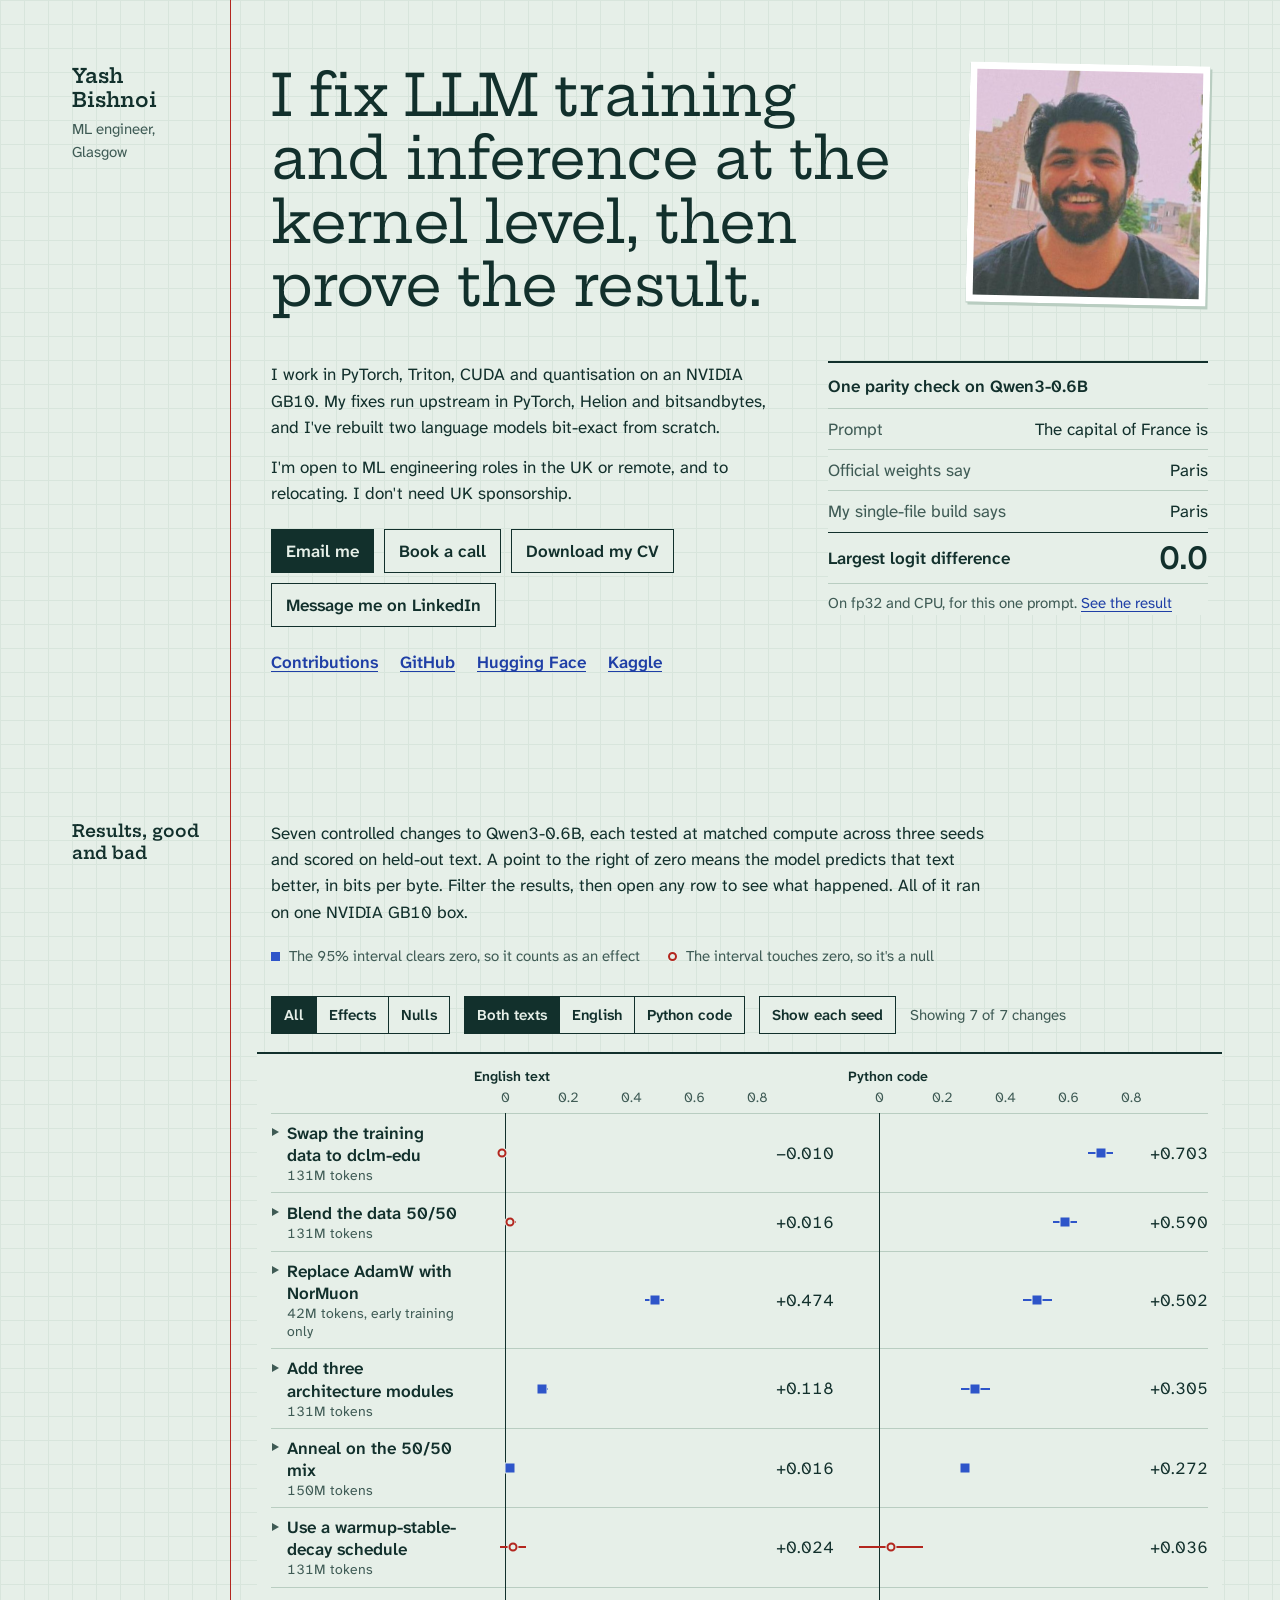
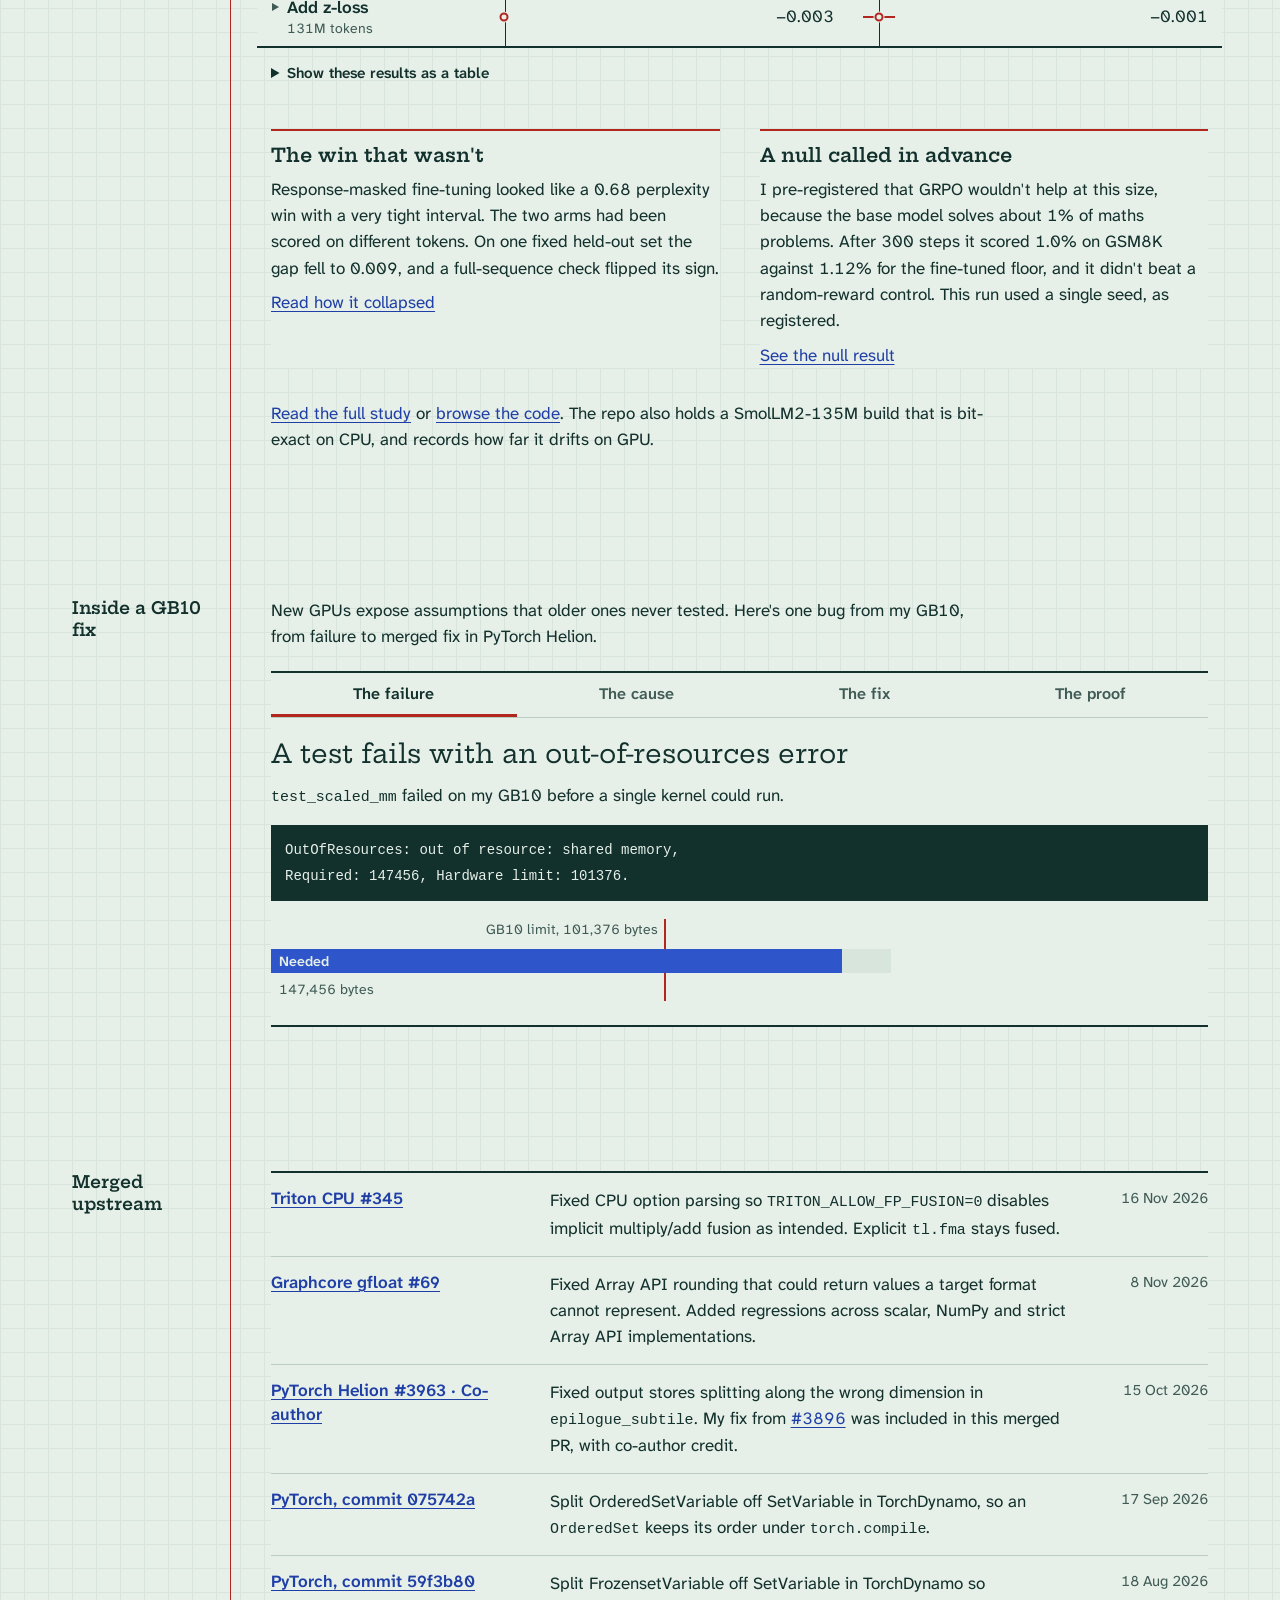
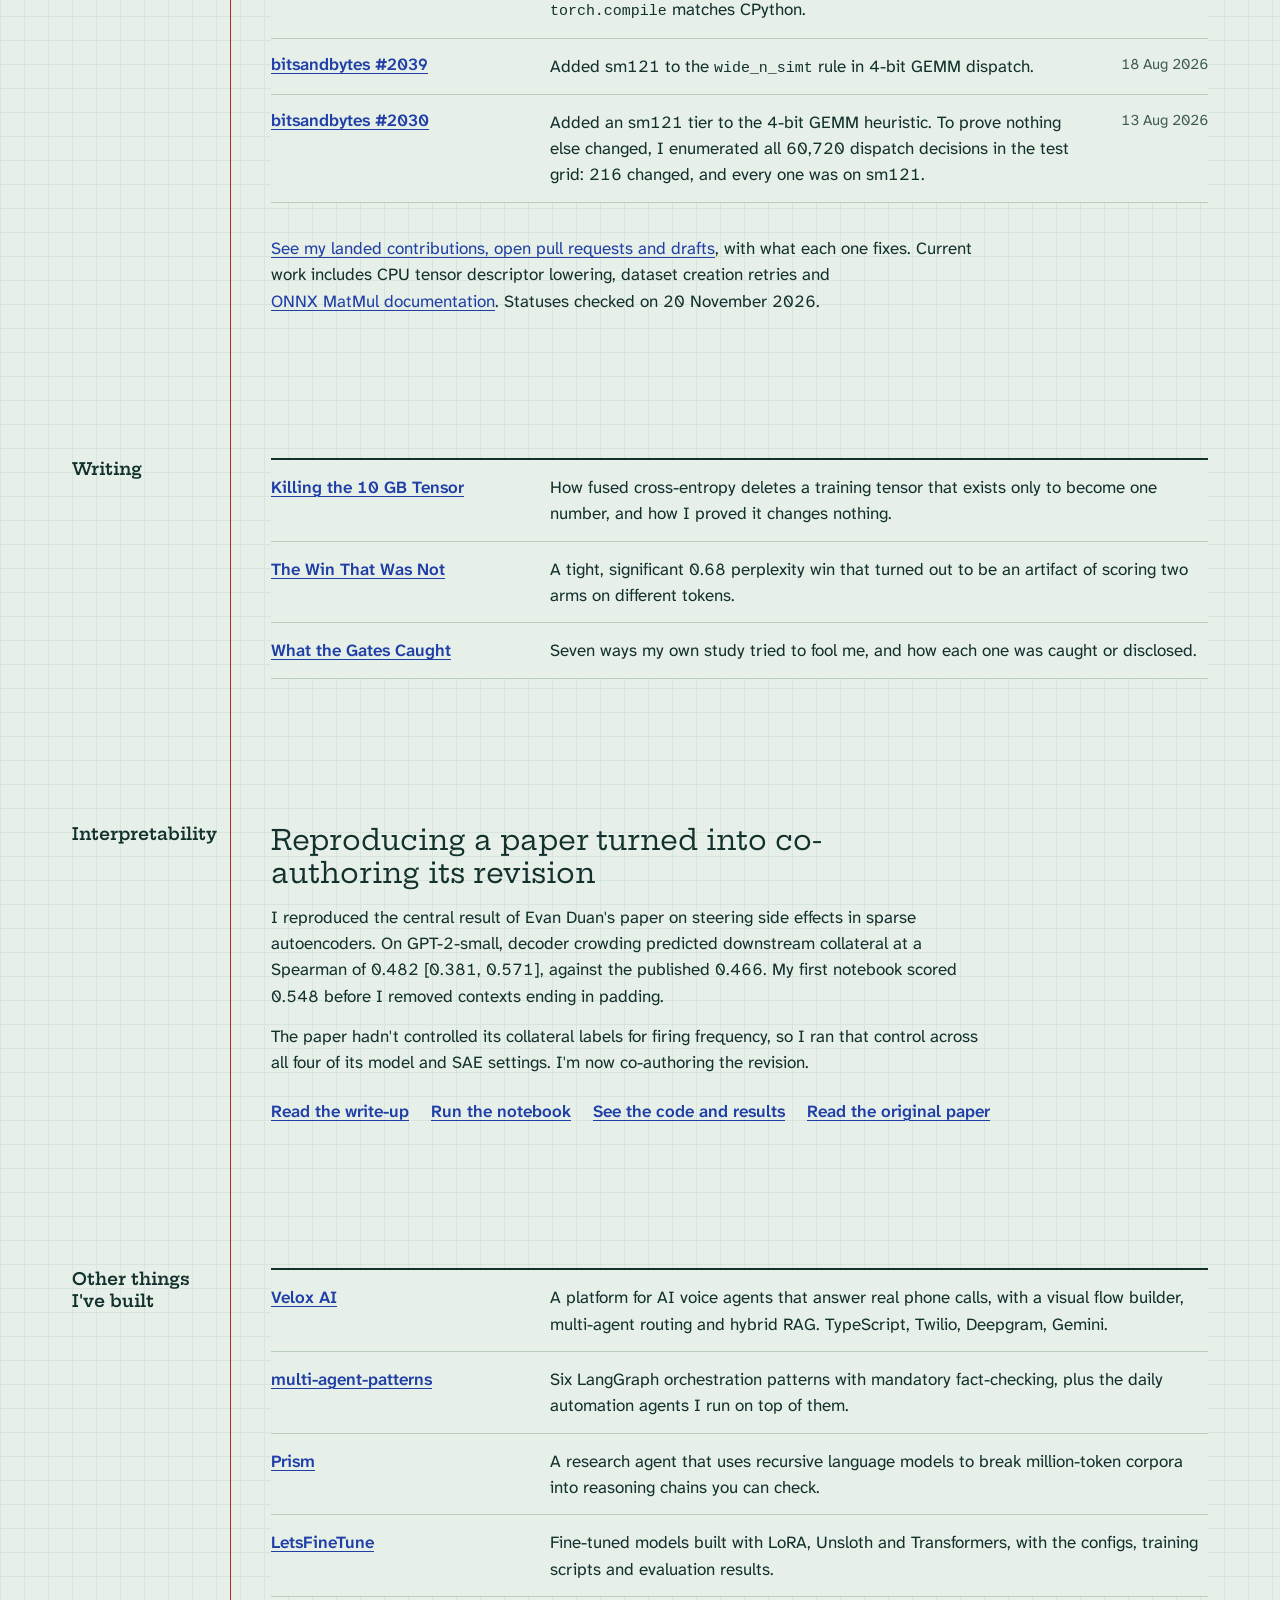
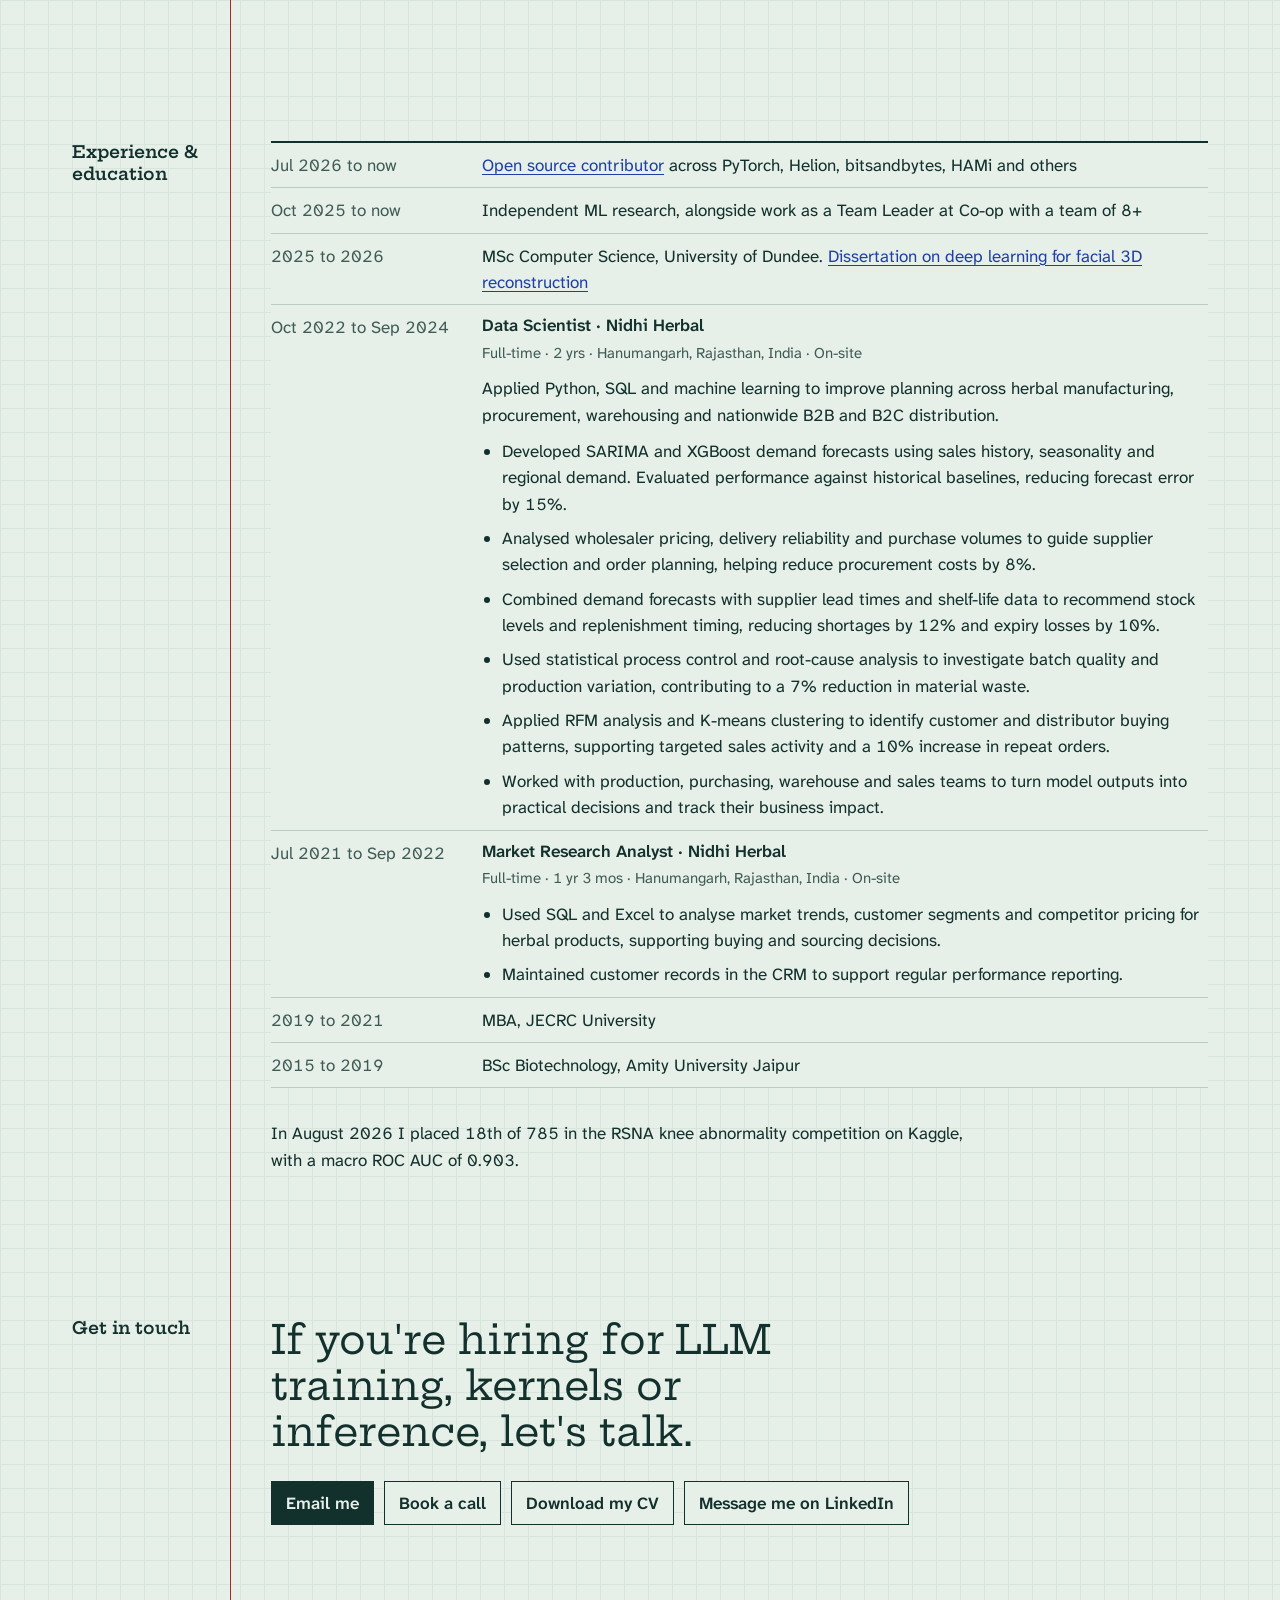
<file: index.html>
<!doctype html>
<html lang="en-GB">
<head>
  <meta charset="utf-8">
  <meta name="viewport" content="width=device-width, initial-scale=1">
  <title>Yash Bishnoi, ML engineer</title>
  <meta name="description" content="Yash Bishnoi is an ML engineer in Glasgow who fixes LLM training and inference at the kernel level, contributes upstream to PyTorch and bitsandbytes, and reproduces language models bit-exact.">
  <meta property="og:title" content="Yash Bishnoi, ML engineer">
  <meta property="og:description" content="LLM performance work: kernels, quantisation and controlled experiments, with the wins and nulls on one axis.">
  <meta property="og:type" content="website">
  <meta property="og:url" content="https://yashb98.github.io/">
  <meta property="og:image" content="https://yashb98.github.io/assets/yash.jpg">
  <link rel="canonical" href="https://yashb98.github.io/">
  <link rel="icon" href="favicon.svg" type="image/svg+xml">
  <link rel="preconnect" href="https://fonts.googleapis.com">
  <link rel="preconnect" href="https://fonts.gstatic.com" crossorigin>
  <link href="https://fonts.googleapis.com/css2?family=Atkinson+Hyperlegible+Next:ital,wght@0,400;0,600;1,400&family=Hepta+Slab:wght@450;600&display=swap" rel="stylesheet">
  <link rel="stylesheet" href="styles.css">
  <script src="script.js" defer></script>
</head>
<body>
  <a class="skip" href="#results">Skip to results</a>

  <header class="band hero">
    <div class="margin">
      <p class="who">Yash Bishnoi</p>
      <p class="where">ML engineer, Glasgow</p>
    </div>
    <div class="main">
      <div class="hero-top">
        <h1>I fix LLM training and inference at the kernel level, then prove the result.</h1>
        <img class="portrait" src="assets/yash.jpg" alt="Portrait of Yash Bishnoi" width="460" height="460">
      </div>
      <div class="hero-body">
        <div>
          <p>I work in PyTorch, Triton, CUDA and quantisation on an NVIDIA GB10. My fixes run upstream in PyTorch, Helion and bitsandbytes, and I've rebuilt two language models bit-exact from scratch.</p>
          <p>I'm open to ML engineering roles in the UK or remote, and to relocating. I don't need UK sponsorship.</p>
          <ul class="actions">
            <li><a class="primary" href="mailto:bishnoiyash274@gmail.com">Email me</a></li>
            <li><a href="call.html">Book a call</a></li>
            <li><a href="assets/Yash_Bishnoi_CV.pdf">Download my CV</a></li>
            <li><a href="https://www.linkedin.com/in/yash-bishnoi/">Message me on LinkedIn</a></li>
          </ul>
          <ul class="links">
            <li><a href="contributions.html">Contributions</a></li>
            <li><a href="https://github.com/yashb98">GitHub</a></li>
            <li><a href="https://huggingface.co/bishnoiyash">Hugging Face</a></li>
            <li><a href="https://www.kaggle.com/yashbishnoi98">Kaggle</a></li>
          </ul>
        </div>
        <figure class="parity">
          <figcaption>One parity check on Qwen3-0.6B</figcaption>
          <dl>
            <div><dt>Prompt</dt><dd>The capital of France is</dd></div>
            <div><dt>Official weights say</dt><dd>Paris</dd></div>
            <div><dt>My single-file build says</dt><dd>Paris</dd></div>
            <div class="zero"><dt>Largest logit difference</dt><dd>0.0</dd></div>
          </dl>
          <p>On fp32 and CPU, for this one prompt. <a href="https://github.com/yashb98/BuildFromScratch/blob/fe18745556e4877a0d2e804e15e423999fd40bb2/Qwen3-0.6B/results/parity.json">See the result</a></p>
        </figure>
      </div>
    </div>
  </header>

  <main>
    <section class="band" id="results">
      <div class="margin"><h2>Results, good and bad</h2></div>
      <div class="main">
        <p class="lede">Seven controlled changes to Qwen3-0.6B, each tested at matched compute across three seeds and scored on held-out text. A point to the right of zero means the model predicts that text better, in bits per byte. Filter the results, then open any row to see what happened. All of it ran on one NVIDIA GB10 box.</p>
        <ul class="key">
          <li><i class="fp-pt effect"></i>The 95% interval clears zero, so it counts as an effect</li>
          <li><i class="fp-pt null"></i>The interval touches zero, so it's a null</li>
        </ul>
        <div class="fp-tools" hidden>
          <div class="seg" role="group" aria-label="Filter by outcome">
            <button type="button" data-kind="all" aria-pressed="true">All</button>
            <button type="button" data-kind="effect" aria-pressed="false">Effects</button>
            <button type="button" data-kind="null" aria-pressed="false">Nulls</button>
          </div>
          <div class="seg" role="group" aria-label="Choose the text scored">
            <button type="button" data-corpus="both" aria-pressed="true">Both texts</button>
            <button type="button" data-corpus="english" aria-pressed="false">English</button>
            <button type="button" data-corpus="code" aria-pressed="false">Python code</button>
          </div>
          <button class="seg-toggle" type="button" id="fp-seeds" aria-pressed="false">Show each seed</button>
          <p class="fp-count" aria-live="polite"></p>
        </div>
        <!-- results:start -->
<div class="fp" style="--zero:11.11%">
<div class="fp-head" aria-hidden="true">
  <span class="fp-name"></span>
  <span class="fp-axis cell-english"><b>English text</b><span class="fp-tick" style="left:11.11%">0</span><span class="fp-tick" style="left:33.33%">0.2</span><span class="fp-tick" style="left:55.56%">0.4</span><span class="fp-tick" style="left:77.78%">0.6</span><span class="fp-tick" style="left:100.00%">0.8</span></span>
  <span class="fp-val cell-english"></span>
  <span class="fp-axis cell-code"><b>Python code</b><span class="fp-tick" style="left:11.11%">0</span><span class="fp-tick" style="left:33.33%">0.2</span><span class="fp-tick" style="left:55.56%">0.4</span><span class="fp-tick" style="left:77.78%">0.6</span><span class="fp-tick" style="left:100.00%">0.8</span></span>
  <span class="fp-val cell-code"></span>
</div>
<details class="fp-row" data-english="null" data-code="effect">
  <summary>
    <span class="fp-name">Swap the training data to dclm-edu<small>131M tokens</small></span>
    <span class="fp-plot cell-english" role="img" aria-label="English: −0.010, 95% interval −0.026 to +0.006" title="English: −0.010, 95% interval −0.026 to +0.006"><i class="fp-ci null" style="left:8.27%;width:3.52%"></i><i class="fp-pt null" style="left:10.03%"></i><i class="fp-seed" style="left:10.47%"></i><i class="fp-seed" style="left:9.33%"></i><i class="fp-seed" style="left:10.30%"></i></span>
    <span class="fp-val cell-english">−0.010</span>
    <span class="fp-plot cell-code" role="img" aria-label="Code: +0.703, 95% interval +0.664 to +0.743" title="Code: +0.703, 95% interval +0.664 to +0.743"><i class="fp-ci effect" style="left:84.88%;width:8.78%"></i><i class="fp-pt effect" style="left:89.27%"></i><i class="fp-seed" style="left:90.28%"></i><i class="fp-seed" style="left:88.72%"></i><i class="fp-seed" style="left:88.82%"></i></span>
    <span class="fp-val cell-code">+0.703</span>
  </summary>
  <div class="fp-note">
    <p>The largest effect in the study came from changing the data alone. Code gained 0.70 bits per byte and English did not move.</p>
    <p class="fp-source">English −0.010, interval −0.026 to +0.006, seeds −0.006, −0.016, −0.007.</p>
    <p class="fp-source">Code +0.703, interval +0.664 to +0.743, seeds +0.713, +0.699, +0.699.</p>
    <p class="fp-source"><a href="https://github.com/yashb98/BuildFromScratch/blob/fe18745556e4877a0d2e804e15e423999fd40bb2/Qwen3-0.6B/experiments/2026-06-24_qwen3-0.6b_data-dclm-vs-fineweb/verdict.json">Results file</a></p>
  </div>
</details>
<details class="fp-row" data-english="null" data-code="effect">
  <summary>
    <span class="fp-name">Blend the data 50/50<small>131M tokens</small></span>
    <span class="fp-plot cell-english" role="img" aria-label="English: +0.016, 95% interval −0.001 to +0.033" title="English: +0.016, 95% interval −0.001 to +0.033"><i class="fp-ci null" style="left:11.06%;width:3.69%"></i><i class="fp-pt null" style="left:12.90%"></i><i class="fp-seed" style="left:13.03%"></i><i class="fp-seed" style="left:11.53%"></i><i class="fp-seed" style="left:14.13%"></i></span>
    <span class="fp-val cell-english">+0.016</span>
    <span class="fp-plot cell-code" role="img" aria-label="Code: +0.590, 95% interval +0.553 to +0.628" title="Code: +0.590, 95% interval +0.553 to +0.628"><i class="fp-ci effect" style="left:72.58%;width:8.27%"></i><i class="fp-pt effect" style="left:76.71%"></i><i class="fp-seed" style="left:76.63%"></i><i class="fp-seed" style="left:74.82%"></i><i class="fp-seed" style="left:78.69%"></i></span>
    <span class="fp-val cell-code">+0.590</span>
  </summary>
  <div class="fp-note">
    <p>The blend kept about 84% of the code gain and held English steady, so this mix went forward into mid-training.</p>
    <p class="fp-source">English +0.016, interval −0.001 to +0.033, seeds +0.017, +0.004, +0.027.</p>
    <p class="fp-source">Code +0.590, interval +0.553 to +0.628, seeds +0.590, +0.573, +0.608.</p>
    <p class="fp-source"><a href="https://github.com/yashb98/BuildFromScratch/blob/fe18745556e4877a0d2e804e15e423999fd40bb2/Qwen3-0.6B/experiments/2026-06-26_qwen3-0.6b_data-mix-composition/verdict.json">Results file</a></p>
  </div>
</details>
<details class="fp-row" data-english="effect" data-code="effect">
  <summary>
    <span class="fp-name">Replace AdamW with NorMuon<small>42M tokens, early training only</small></span>
    <span class="fp-plot cell-english" role="img" aria-label="English: +0.474, 95% interval +0.443 to +0.505" title="English: +0.474, 95% interval +0.443 to +0.505"><i class="fp-ci effect" style="left:60.39%;width:6.85%"></i><i class="fp-pt effect" style="left:63.81%"></i><i class="fp-seed" style="left:61.68%"></i><i class="fp-seed" style="left:64.18%"></i><i class="fp-seed" style="left:65.59%"></i></span>
    <span class="fp-val cell-english">+0.474</span>
    <span class="fp-plot cell-code" role="img" aria-label="Code: +0.502, 95% interval +0.456 to +0.547" title="Code: +0.502, 95% interval +0.456 to +0.547"><i class="fp-ci effect" style="left:61.78%;width:10.13%"></i><i class="fp-pt effect" style="left:66.84%"></i><i class="fp-seed" style="left:68.40%"></i><i class="fp-seed" style="left:62.44%"></i><i class="fp-seed" style="left:69.68%"></i></span>
    <span class="fp-val cell-code">+0.502</span>
  </summary>
  <div class="fp-note">
    <p>This edge fades with budget. Across the token ladder the English gap falls from 0.474 to 0.072, and at the top rung the fitted edge sits inside the noise floor. Code keeps a resolved edge.</p>
    <p class="fp-source">English +0.474, interval +0.443 to +0.505, seeds +0.455, +0.478, +0.490.</p>
    <p class="fp-source">Code +0.502, interval +0.456 to +0.547, seeds +0.516, +0.462, +0.527.</p>
    <p class="fp-source"><a href="https://github.com/yashb98/BuildFromScratch/blob/fe18745556e4877a0d2e804e15e423999fd40bb2/Qwen3-0.6B/experiments/2026-06-16_qwen3_normuon-vs-adamw/results/verdict.json">Results file</a> and <a href="https://github.com/yashb98/BuildFromScratch/blob/a8ff1247471f6ddb2e85910561d2da632342fda8/README.md">Budget ladder</a></p>
  </div>
</details>
<details class="fp-row" data-english="effect" data-code="effect">
  <summary>
    <span class="fp-name">Add three architecture modules<small>131M tokens</small></span>
    <span class="fp-plot cell-english" role="img" aria-label="English: +0.118, 95% interval +0.100 to +0.135" title="English: +0.118, 95% interval +0.100 to +0.135"><i class="fp-ci effect" style="left:22.27%;width:3.88%"></i><i class="fp-pt effect" style="left:24.21%"></i><i class="fp-seed" style="left:24.81%"></i><i class="fp-seed" style="left:23.00%"></i><i class="fp-seed" style="left:24.82%"></i></span>
    <span class="fp-val cell-english">+0.118</span>
    <span class="fp-plot cell-code" role="img" aria-label="Code: +0.305, 95% interval +0.259 to +0.351" title="Code: +0.305, 95% interval +0.259 to +0.351"><i class="fp-ci effect" style="left:39.86%;width:10.26%"></i><i class="fp-pt effect" style="left:44.99%"></i><i class="fp-seed" style="left:43.90%"></i><i class="fp-seed" style="left:45.92%"></i><i class="fp-seed" style="left:45.14%"></i></span>
    <span class="fp-val cell-code">+0.305</span>
  </summary>
  <div class="fp-note">
    <p>Value residual, layernorm scaling and head gating. Each one is significant on its own when tested separately.</p>
    <p class="fp-source">English +0.118, interval +0.100 to +0.135, seeds +0.123, +0.107, +0.123.</p>
    <p class="fp-source">Code +0.305, interval +0.259 to +0.351, seeds +0.295, +0.313, +0.306.</p>
    <p class="fp-source"><a href="https://github.com/yashb98/BuildFromScratch/blob/fe18745556e4877a0d2e804e15e423999fd40bb2/Qwen3-0.6B/experiments/2026-06-18_qwen3-0.6b_imu1-deconfound-p1/verdict.json">Results file</a> and <a href="https://github.com/yashb98/BuildFromScratch/blob/fe18745556e4877a0d2e804e15e423999fd40bb2/Qwen3-0.6B/results/arch_subdrill.json">Per-module results</a></p>
  </div>
</details>
<details class="fp-row" data-english="effect" data-code="effect">
  <summary>
    <span class="fp-name">Anneal on the 50/50 mix<small>150M tokens</small></span>
    <span class="fp-plot cell-english" role="img" aria-label="English: +0.016, 95% interval +0.014 to +0.017" title="English: +0.016, 95% interval +0.014 to +0.017"><i class="fp-ci effect" style="left:12.67%;width:0.38%"></i><i class="fp-pt effect" style="left:12.86%"></i><i class="fp-seed" style="left:12.92%"></i><i class="fp-seed" style="left:12.76%"></i><i class="fp-seed" style="left:12.90%"></i></span>
    <span class="fp-val cell-english">+0.016</span>
    <span class="fp-plot cell-code" role="img" aria-label="Code: +0.272, 95% interval +0.264 to +0.279" title="Code: +0.272, 95% interval +0.264 to +0.279"><i class="fp-ci effect" style="left:40.45%;width:1.68%"></i><i class="fp-pt effect" style="left:41.29%"></i><i class="fp-seed" style="left:41.29%"></i><i class="fp-seed" style="left:41.00%"></i><i class="fp-seed" style="left:41.58%"></i></span>
    <span class="fp-val cell-code">+0.272</span>
  </summary>
  <div class="fp-note">
    <p>The control took the same learning-rate cooldown on FineWeb-Edu alone, so the data carries this gain and the schedule does not. I expected no change on English; it moved slightly.</p>
    <p class="fp-source">English +0.016, interval +0.014 to +0.017, seeds +0.016, +0.015, +0.016.</p>
    <p class="fp-source">Code +0.272, interval +0.264 to +0.279, seeds +0.272, +0.269, +0.274.</p>
    <p class="fp-source"><a href="https://github.com/yashb98/BuildFromScratch/blob/fe18745556e4877a0d2e804e15e423999fd40bb2/Qwen3-0.6B/experiments/2026-06-30_qwen3-0.6b_midtrain-anneal/verdict.json">Results file</a></p>
  </div>
</details>
<details class="fp-row" data-english="null" data-code="null">
  <summary>
    <span class="fp-name">Use a warmup-stable-decay schedule<small>131M tokens</small></span>
    <span class="fp-plot cell-english" role="img" aria-label="English: +0.024, 95% interval −0.017 to +0.066" title="English: +0.024, 95% interval −0.017 to +0.066"><i class="fp-ci null" style="left:9.19%;width:9.27%"></i><i class="fp-pt null" style="left:13.83%"></i><i class="fp-seed" style="left:12.30%"></i><i class="fp-seed" style="left:14.47%"></i><i class="fp-seed" style="left:14.71%"></i></span>
    <span class="fp-val cell-english">+0.024</span>
    <span class="fp-plot cell-code" role="img" aria-label="Code: +0.036, 95% interval −0.065 to +0.137" title="Code: +0.036, 95% interval −0.065 to +0.137"><i class="fp-ci null" style="left:3.90%;width:22.46%"></i><i class="fp-pt null" style="left:15.13%"></i><i class="fp-seed" style="left:10.82%"></i><i class="fp-seed" style="left:17.42%"></i><i class="fp-seed" style="left:17.14%"></i></span>
    <span class="fp-val cell-code">+0.036</span>
  </summary>
  <div class="fp-note">
    <p>The interval crosses zero on both corpora, so the study claims nothing for this schedule.</p>
    <p class="fp-source">English +0.024, interval −0.017 to +0.066, seeds +0.011, +0.030, +0.032.</p>
    <p class="fp-source">Code +0.036, interval −0.065 to +0.137, seeds −0.003, +0.057, +0.054.</p>
    <p class="fp-source"><a href="https://github.com/yashb98/BuildFromScratch/blob/fe18745556e4877a0d2e804e15e423999fd40bb2/Qwen3-0.6B/experiments/2026-06-18_qwen3-0.6b_imu1-deconfound-p1/verdict.json">Results file</a></p>
  </div>
</details>
<details class="fp-row" data-english="null" data-code="null">
  <summary>
    <span class="fp-name">Add z-loss<small>131M tokens</small></span>
    <span class="fp-plot cell-english" role="img" aria-label="English: −0.003, 95% interval −0.018 to +0.011" title="English: −0.003, 95% interval −0.018 to +0.011"><i class="fp-ci null" style="left:9.16%;width:3.15%"></i><i class="fp-pt null" style="left:10.74%"></i><i class="fp-seed" style="left:10.60%"></i><i class="fp-seed" style="left:10.41%"></i><i class="fp-seed" style="left:11.19%"></i></span>
    <span class="fp-val cell-english">−0.003</span>
    <span class="fp-plot cell-code" role="img" aria-label="Code: −0.001, 95% interval −0.052 to +0.051" title="Code: −0.001, 95% interval −0.052 to +0.051"><i class="fp-ci null" style="left:5.31%;width:11.45%"></i><i class="fp-pt null" style="left:11.03%"></i><i class="fp-seed" style="left:8.99%"></i><i class="fp-seed" style="left:12.32%"></i><i class="fp-seed" style="left:11.79%"></i></span>
    <span class="fp-val cell-code">−0.001</span>
  </summary>
  <div class="fp-note">
    <p>No measurable effect on either corpus.</p>
    <p class="fp-source">English −0.003, interval −0.018 to +0.011, seeds −0.005, −0.006, +0.001.</p>
    <p class="fp-source">Code −0.001, interval −0.052 to +0.051, seeds −0.019, +0.011, +0.006.</p>
    <p class="fp-source"><a href="https://github.com/yashb98/BuildFromScratch/blob/fe18745556e4877a0d2e804e15e423999fd40bb2/Qwen3-0.6B/experiments/2026-06-18_qwen3-0.6b_imu1-deconfound-p1/verdict.json">Results file</a></p>
  </div>
</details>
</div>
<details class="fp-table">
  <summary>Show these results as a table</summary>
  <div class="fp-table-scroll">
  <table>
    <thead><tr><th scope="col">Change</th><th scope="col">Budget</th><th scope="col">English</th><th scope="col">95% interval</th><th scope="col">Code</th><th scope="col">95% interval</th><th scope="col">Source</th></tr></thead>
    <tbody>
<tr><th scope="row">Swap the training data to dclm-edu</th><td>131M tokens</td><td>−0.0097</td><td>−0.0255 to +0.0061</td><td>+0.7034</td><td>+0.6639 to +0.7430</td><td><a href="https://github.com/yashb98/BuildFromScratch/blob/fe18745556e4877a0d2e804e15e423999fd40bb2/Qwen3-0.6B/experiments/2026-06-24_qwen3-0.6b_data-dclm-vs-fineweb/verdict.json">Results file</a></td></tr>
<tr><th scope="row">Blend the data 50/50</th><td>131M tokens</td><td>+0.0161</td><td>−0.0005 to +0.0327</td><td>+0.5904</td><td>+0.5532 to +0.6277</td><td><a href="https://github.com/yashb98/BuildFromScratch/blob/fe18745556e4877a0d2e804e15e423999fd40bb2/Qwen3-0.6B/experiments/2026-06-26_qwen3-0.6b_data-mix-composition/verdict.json">Results file</a></td></tr>
<tr><th scope="row">Replace AdamW with NorMuon</th><td>42M tokens, early training only</td><td>+0.4743</td><td>+0.4435 to +0.5052</td><td>+0.5016</td><td>+0.4560 to +0.5471</td><td><a href="https://github.com/yashb98/BuildFromScratch/blob/fe18745556e4877a0d2e804e15e423999fd40bb2/Qwen3-0.6B/experiments/2026-06-16_qwen3_normuon-vs-adamw/results/verdict.json">Results file</a></td></tr>
<tr><th scope="row">Add three architecture modules</th><td>131M tokens</td><td>+0.1179</td><td>+0.1005 to +0.1354</td><td>+0.3049</td><td>+0.2588 to +0.3511</td><td><a href="https://github.com/yashb98/BuildFromScratch/blob/fe18745556e4877a0d2e804e15e423999fd40bb2/Qwen3-0.6B/experiments/2026-06-18_qwen3-0.6b_imu1-deconfound-p1/verdict.json">Results file</a></td></tr>
<tr><th scope="row">Anneal on the 50/50 mix</th><td>150M tokens</td><td>+0.0157</td><td>+0.0140 to +0.0174</td><td>+0.2716</td><td>+0.2641 to +0.2792</td><td><a href="https://github.com/yashb98/BuildFromScratch/blob/fe18745556e4877a0d2e804e15e423999fd40bb2/Qwen3-0.6B/experiments/2026-06-30_qwen3-0.6b_midtrain-anneal/verdict.json">Results file</a></td></tr>
<tr><th scope="row">Use a warmup-stable-decay schedule</th><td>131M tokens</td><td>+0.0245</td><td>−0.0173 to +0.0662</td><td>+0.0361</td><td>−0.0649 to +0.1372</td><td><a href="https://github.com/yashb98/BuildFromScratch/blob/fe18745556e4877a0d2e804e15e423999fd40bb2/Qwen3-0.6B/experiments/2026-06-18_qwen3-0.6b_imu1-deconfound-p1/verdict.json">Results file</a></td></tr>
<tr><th scope="row">Add z-loss</th><td>131M tokens</td><td>−0.0034</td><td>−0.0175 to +0.0108</td><td>−0.0007</td><td>−0.0522 to +0.0508</td><td><a href="https://github.com/yashb98/BuildFromScratch/blob/fe18745556e4877a0d2e804e15e423999fd40bb2/Qwen3-0.6B/experiments/2026-06-18_qwen3-0.6b_imu1-deconfound-p1/verdict.json">Results file</a></td></tr>
    </tbody>
  </table>
  </div>
</details>
<!-- results:end -->

        <div class="offaxis">
          <article>
            <h3>The win that wasn't</h3>
            <p>Response-masked fine-tuning looked like a 0.68 perplexity win with a very tight interval. The two arms had been scored on different tokens. On one fixed held-out set the gap fell to 0.009, and a full-sequence check flipped its sign.</p>
            <p><a href="writing/the-win-that-was-not.html">Read how it collapsed</a></p>
          </article>
          <article>
            <h3>A null called in advance</h3>
            <p>I pre-registered that GRPO wouldn't help at this size, because the base model solves about 1% of maths problems. After 300 steps it scored 1.0% on GSM8K against 1.12% for the fine-tuned floor, and it didn't beat a random-reward control. This run used a single seed, as registered.</p>
            <p><a href="https://github.com/yashb98/BuildFromScratch/blob/fe18745556e4877a0d2e804e15e423999fd40bb2/Qwen3-0.6B/results/grpo_null.json">See the null result</a></p>
          </article>
        </div>
        <p class="more"><a href="https://github.com/yashb98/BuildFromScratch/blob/fe18745556e4877a0d2e804e15e423999fd40bb2/research/papers/qwen3-0.6b-study/qwen3-0.6b-study.pdf">Read the full study</a> or <a href="https://github.com/yashb98/BuildFromScratch">browse the code</a>. The repo also holds a SmolLM2-135M build that is bit-exact on CPU, and records how far it drifts on GPU.</p>
      </div>
    </section>

    <section class="band" id="gb10">
      <div class="margin"><h2>Inside a GB10 fix</h2></div>
      <div class="main">
        <p class="lede">New GPUs expose assumptions that older ones never tested. Here's one bug from my GB10, from failure to merged fix in PyTorch Helion.</p>
        <div class="fix" data-stepper>
          <div class="fix-tabs" role="tablist" aria-label="Stages of the fix" hidden>
            <button type="button" role="tab" id="fix-tab-1" aria-controls="fix-1" aria-selected="true">The failure</button>
            <button type="button" role="tab" id="fix-tab-2" aria-controls="fix-2" aria-selected="false" tabindex="-1">The cause</button>
            <button type="button" role="tab" id="fix-tab-3" aria-controls="fix-3" aria-selected="false" tabindex="-1">The fix</button>
            <button type="button" role="tab" id="fix-tab-4" aria-controls="fix-4" aria-selected="false" tabindex="-1">The proof</button>
          </div>
          <section class="fix-panel" id="fix-1" role="tabpanel" aria-labelledby="fix-tab-1">
            <h3>A test fails with an out-of-resources error</h3>
            <p><code>test_scaled_mm</code> failed on my GB10 before a single kernel could run.</p>
            <pre><code>OutOfResources: out of resource: shared memory,
Required: 147456, Hardware limit: 101376.</code></pre>
            <div class="meter" role="img" aria-label="The kernel needed 147,456 bytes of shared memory and the GB10 limit is 101,376 bytes.">
              <div class="meter-limit" style="left:63.36%"><span>GB10 limit, 101,376 bytes</span></div>
              <div class="meter-row"><span>Needed</span><i style="width:92.16%"></i><b>147,456 bytes</b></div>
            </div>
          </section>
          <section class="fix-panel" id="fix-2" role="tabpanel" aria-labelledby="fix-tab-2">
            <h3>The GPU borrowed a config from an older chip</h3>
            <p>GB10 had no heuristic file of its own, so the loader fell back to the sm90 file, whose configs were tuned on H100 with 227 KB of shared memory per block. The test checked for FP8 support but not for shared memory, so it ran a config that could never launch.</p>
          </section>
          <section class="fix-panel" id="fix-3" role="tabpanel" aria-labelledby="fix-tab-3">
            <h3>Two changes</h3>
            <p>First, I guarded the test with the existing shared-memory check at 147,456 bytes, so it skips on smaller GPUs, GB10 included, and H100-class hardware still runs it.</p>
            <p>Second, I generated an sm121 heuristic file on the GB10 for the two test shapes. One config covers both, at most 1.02× slower than the best per-shape config, and it fits the limit. This was a correctness fix, tuned quickly on two shapes, not a full performance pretune.</p>
          </section>
          <section class="fix-panel" id="fix-4" role="tabpanel" aria-labelledby="fix-tab-4">
            <h3>The suite goes from 2 failures to 0</h3>
            <dl class="fix-stats">
              <div><dt>Before, on GB10</dt><dd>2 failed</dd></div>
              <div><dt>After, on GB10, with the test skipped</dt><dd>0 failed</dd></div>
              <div><dt>New heuristic against fp32, run with the guard bypassed</dt><dd>0.0 max error</dd></div>
            </dl>
            <p>It <a href="https://github.com/pytorch/helion/pull/3415">merged on 20 August 2026</a>. The wider problem is in <a href="https://github.com/pytorch/helion/pull/4097">Helion #4097</a>, in review: on a GB10 with only the sm90 file, 19 of 24 decode shapes failed at first launch.</p>
          </section>
        </div>
      </div>
    </section>

    <section class="band" id="upstream">
      <div class="margin"><h2>Merged upstream</h2></div>
      <div class="main">
        <ol class="ledger">
          <li>
            <h3><a href="https://github.com/triton-lang/triton-cpu/pull/345">Triton CPU #345</a></h3>
            <p>Fixed CPU option parsing so <code>TRITON_ALLOW_FP_FUSION=0</code> disables implicit multiply/add fusion as intended. Explicit <code>tl.fma</code> stays fused.</p>
            <time datetime="2026-11-16">16 Nov 2026</time>
          </li>
          <li>
            <h3><a href="https://github.com/graphcore-research/gfloat/pull/69">Graphcore gfloat #69</a></h3>
            <p>Fixed Array API rounding that could return values a target format cannot represent. Added regressions across scalar, NumPy and strict Array API implementations.</p>
            <time datetime="2026-11-08">8 Nov 2026</time>
          </li>
          <li>
            <h3><a href="https://github.com/pytorch/helion/pull/3963">PyTorch Helion #3963 · Co-author</a></h3>
            <p>Fixed output stores splitting along the wrong dimension in <code>epilogue_subtile</code>. My fix from <a href="https://github.com/pytorch/helion/pull/3896">#3896</a> was included in this merged PR, with co-author credit.</p>
            <time datetime="2026-10-15">15 Oct 2026</time>
          </li>
          <li>
            <h3><a href="https://github.com/pytorch/pytorch/commit/075742a095">PyTorch, commit 075742a</a></h3>
            <p>Split OrderedSetVariable off SetVariable in TorchDynamo, so an <code>OrderedSet</code> keeps its order under <code>torch.compile</code>.</p>
            <time datetime="2026-09-17">17 Sep 2026</time>
          </li>
          <li>
            <h3><a href="https://github.com/pytorch/pytorch/commit/59f3b80152">PyTorch, commit 59f3b80</a></h3>
            <p>Split FrozensetVariable off SetVariable in TorchDynamo so <code>torch.compile</code> matches CPython.</p>
            <time datetime="2026-08-18">18 Aug 2026</time>
          </li>
          <li>
            <h3><a href="https://github.com/bitsandbytes-foundation/bitsandbytes/pull/2039">bitsandbytes #2039</a></h3>
            <p>Added sm121 to the <code>wide_n_simt</code> rule in 4-bit GEMM dispatch.</p>
            <time datetime="2026-08-18">18 Aug 2026</time>
          </li>
          <li>
            <h3><a href="https://github.com/bitsandbytes-foundation/bitsandbytes/pull/2030">bitsandbytes #2030</a></h3>
            <p>Added an sm121 tier to the 4-bit GEMM heuristic. To prove nothing else changed, I enumerated all 60,720 dispatch decisions in the test grid: 216 changed, and every one was on sm121.</p>
            <time datetime="2026-08-13">13 Aug 2026</time>
          </li>
        </ol>
        <p class="more"><a href="contributions.html">See my landed contributions, open pull requests and drafts</a>, with what each one fixes. Current work includes CPU tensor descriptor lowering, dataset creation retries and <a href="https://github.com/onnx/onnx/pull/8744">ONNX MatMul documentation</a>. Statuses checked on <time datetime="2026-11-20">20 November 2026</time>.</p>
      </div>
    </section>

    <section class="band" id="writing">
      <div class="margin"><h2>Writing</h2></div>
      <div class="main">
        <dl class="builds">
          <div>
            <dt><a href="writing/killing-the-10-gb-tensor.html">Killing the 10 GB Tensor</a></dt>
            <dd>How fused cross-entropy deletes a training tensor that exists only to become one number, and how I proved it changes nothing.</dd>
          </div>
          <div>
            <dt><a href="writing/the-win-that-was-not.html">The Win That Was Not</a></dt>
            <dd>A tight, significant 0.68 perplexity win that turned out to be an artifact of scoring two arms on different tokens.</dd>
          </div>
          <div>
            <dt><a href="writing/what-the-gates-caught.html">What the Gates Caught</a></dt>
            <dd>Seven ways my own study tried to fool me, and how each one was caught or disclosed.</dd>
          </div>
        </dl>
      </div>
    </section>

    <section class="band" id="interpretability">
      <div class="margin"><h2>Interpretability</h2></div>
      <div class="main prose">
        <h3>Reproducing a paper turned into co-authoring its revision</h3>
        <p>I reproduced the central result of Evan Duan's paper on steering side effects in sparse autoencoders. On GPT-2-small, decoder crowding predicted downstream collateral at a Spearman of 0.482 [0.381, 0.571], against the published 0.466. My first notebook scored 0.548 before I removed contexts ending in padding.</p>
        <p>The paper hadn't controlled its collateral labels for firing frequency, so I ran that control across all four of its model and SAE settings. I'm now co-authoring the revision.</p>
        <ul class="links">
          <li><a href="https://huggingface.co/blog/bishnoiyash/decoder-crowding-predicts-sae-steering-side-effect">Read the write-up</a></li>
          <li><a href="https://www.kaggle.com/code/yashbishnoi98/sae-steering-side-effects-reproduced">Run the notebook</a></li>
          <li><a href="https://github.com/yashb98/sae-steering-collateral-residualization">See the code and results</a></li>
          <li><a href="https://arxiv.org/abs/2606.08365">Read the original paper</a></li>
        </ul>
      </div>
    </section>

    <section class="band" id="built">
      <div class="margin"><h2>Other things I've built</h2></div>
      <div class="main">
        <dl class="builds">
          <div>
            <dt><a href="https://github.com/yashb98/Velox_AI">Velox AI</a></dt>
            <dd>A platform for AI voice agents that answer real phone calls, with a visual flow builder, multi-agent routing and hybrid RAG. TypeScript, Twilio, Deepgram, Gemini.</dd>
          </div>
          <div>
            <dt><a href="https://github.com/yashb98/multi-agent-patterns">multi-agent-patterns</a></dt>
            <dd>Six LangGraph orchestration patterns with mandatory fact-checking, plus the daily automation agents I run on top of them.</dd>
          </div>
          <div>
            <dt><a href="https://github.com/yashb98/Prism">Prism</a></dt>
            <dd>A research agent that uses recursive language models to break million-token corpora into reasoning chains you can check.</dd>
          </div>
          <div>
            <dt><a href="https://github.com/yashb98/LetsFineTune">LetsFineTune</a></dt>
            <dd>Fine-tuned models built with LoRA, Unsloth and Transformers, with the configs, training scripts and evaluation results.</dd>
          </div>
        </dl>
      </div>
    </section>

    <section class="band" id="background">
      <div class="margin"><h2>Experience &amp; education</h2></div>
      <div class="main">
        <ol class="timeline">
          <li><span class="when">Jul 2026 to now</span><p><a href="contributions.html">Open source contributor</a> across PyTorch, Helion, bitsandbytes, HAMi and others</p></li>
          <li><span class="when">Oct 2025 to now</span><p>Independent ML research, alongside work as a Team Leader at Co-op with a team of 8+</p></li>
          <li><span class="when">2025 to 2026</span><p>MSc Computer Science, University of Dundee. <a href="https://github.com/yashb98/Deep-Learning-for-Facial-3D-Reconstruction---Simulator">Dissertation on deep learning for facial 3D reconstruction</a></p></li>
          <li>
            <span class="when"><time datetime="2022-10">Oct 2022</time> to <time datetime="2024-09">Sep 2024</time></span>
            <div class="timeline-role">
              <h3>Data Scientist · Nidhi Herbal</h3>
              <p class="role-meta">Full-time · 2 yrs · Hanumangarh, Rajasthan, India · On-site</p>
              <p>Applied Python, SQL and machine learning to improve planning across herbal manufacturing, procurement, warehousing and nationwide B2B and B2C distribution.</p>
              <ul class="role-highlights">
                <li>Developed SARIMA and XGBoost demand forecasts using sales history, seasonality and regional demand. Evaluated performance against historical baselines, reducing forecast error by 15%.</li>
                <li>Analysed wholesaler pricing, delivery reliability and purchase volumes to guide supplier selection and order planning, helping reduce procurement costs by 8%.</li>
                <li>Combined demand forecasts with supplier lead times and shelf-life data to recommend stock levels and replenishment timing, reducing shortages by 12% and expiry losses by 10%.</li>
                <li>Used statistical process control and root-cause analysis to investigate batch quality and production variation, contributing to a 7% reduction in material waste.</li>
                <li>Applied RFM analysis and K-means clustering to identify customer and distributor buying patterns, supporting targeted sales activity and a 10% increase in repeat orders.</li>
                <li>Worked with production, purchasing, warehouse and sales teams to turn model outputs into practical decisions and track their business impact.</li>
              </ul>
            </div>
          </li>
          <li>
            <span class="when"><time datetime="2021-07">Jul 2021</time> to <time datetime="2022-09">Sep 2022</time></span>
            <div class="timeline-role">
              <h3>Market Research Analyst · Nidhi Herbal</h3>
              <p class="role-meta">Full-time · 1 yr 3 mos · Hanumangarh, Rajasthan, India · On-site</p>
              <ul class="role-highlights">
                <li>Used SQL and Excel to analyse market trends, customer segments and competitor pricing for herbal products, supporting buying and sourcing decisions.</li>
                <li>Maintained customer records in the CRM to support regular performance reporting.</li>
              </ul>
            </div>
          </li>
          <li><span class="when">2019 to 2021</span><p>MBA, JECRC University</p></li>
          <li><span class="when">2015 to 2019</span><p>BSc Biotechnology, Amity University Jaipur</p></li>
        </ol>
        <p class="more">In August 2026 I placed 18th of 785 in the RSNA knee abnormality competition on Kaggle, with a macro ROC AUC of 0.903.</p>
      </div>
    </section>
  </main>

  <footer class="band">
    <div class="margin"><h2>Get in touch</h2></div>
    <div class="main">
      <p class="closing">If you're hiring for LLM training, kernels or inference, let's talk.</p>
      <ul class="actions">
        <li><a class="primary" href="mailto:bishnoiyash274@gmail.com">Email me</a></li>
        <li><a href="call.html">Book a call</a></li>
        <li><a href="assets/Yash_Bishnoi_CV.pdf">Download my CV</a></li>
        <li><a href="https://www.linkedin.com/in/yash-bishnoi/">Message me on LinkedIn</a></li>
      </ul>
    </div>
  </footer>
</body>
</html>
</file>
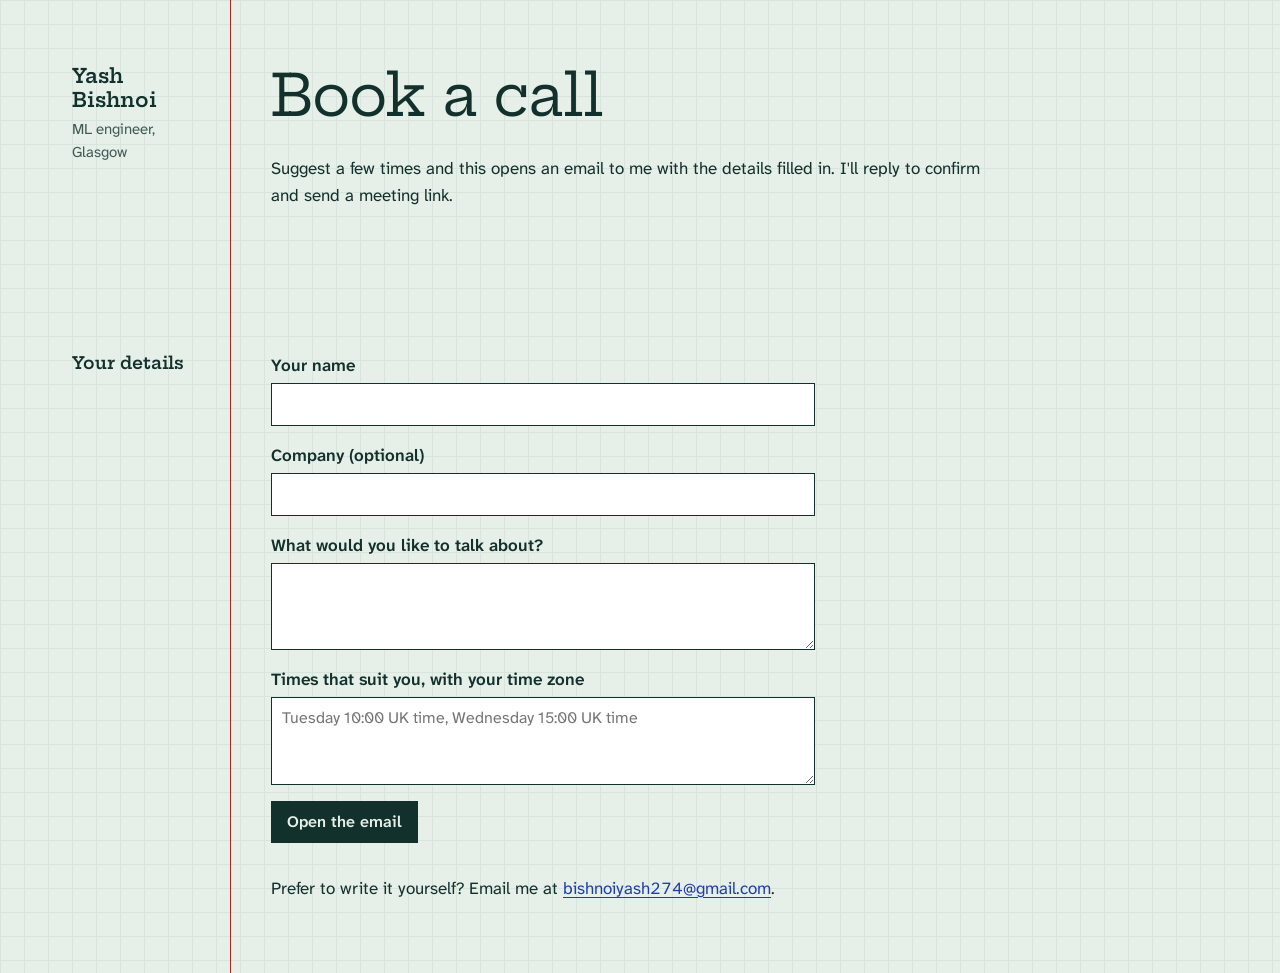
<file: call.html>
<!doctype html>
<html lang="en-GB">
<head>
  <meta charset="utf-8">
  <meta name="viewport" content="width=device-width, initial-scale=1">
  <title>Book a call, Yash Bishnoi</title>
  <meta name="description" content="Suggest a time to talk with Yash Bishnoi about ML engineering roles.">
  <link rel="canonical" href="https://yashb98.github.io/call.html">
  <link rel="icon" href="favicon.svg" type="image/svg+xml">
  <link rel="preconnect" href="https://fonts.googleapis.com">
  <link rel="preconnect" href="https://fonts.gstatic.com" crossorigin>
  <link href="https://fonts.googleapis.com/css2?family=Atkinson+Hyperlegible+Next:ital,wght@0,400;0,600;1,400&family=Hepta+Slab:wght@450;600&display=swap" rel="stylesheet">
  <link rel="stylesheet" href="styles.css">
  <script src="script.js" defer></script>
</head>
<body>
  <header class="band hero">
    <div class="margin">
      <p class="who"><a href="index.html">Yash Bishnoi</a></p>
      <p class="where">ML engineer, Glasgow</p>
    </div>
    <div class="main">
      <h1>Book a call</h1>
      <p class="lede page-lede">Suggest a few times and this opens an email to me with the details filled in. I'll reply to confirm and send a meeting link.</p>
    </div>
  </header>
  <main>
    <section class="band">
      <div class="margin"><h2>Your details</h2></div>
      <div class="main">
        <form class="call-form" id="call-form" action="mailto:bishnoiyash274@gmail.com" method="post" enctype="text/plain">
          <label>Your name
            <input type="text" name="name" autocomplete="name" required>
          </label>
          <label>Company (optional)
            <input type="text" name="company" autocomplete="organization">
          </label>
          <label>What would you like to talk about?
            <textarea name="topic" rows="3" required></textarea>
          </label>
          <label>Times that suit you, with your time zone
            <textarea name="times" rows="3" required placeholder="Tuesday 10:00 UK time, Wednesday 15:00 UK time"></textarea>
          </label>
          <button type="submit">Open the email</button>
        </form>
        <p class="more">Prefer to write it yourself? Email me at <a href="mailto:bishnoiyash274@gmail.com">bishnoiyash274@gmail.com</a>.</p>
      </div>
    </section>
  </main>
</body>
</html>
</file>
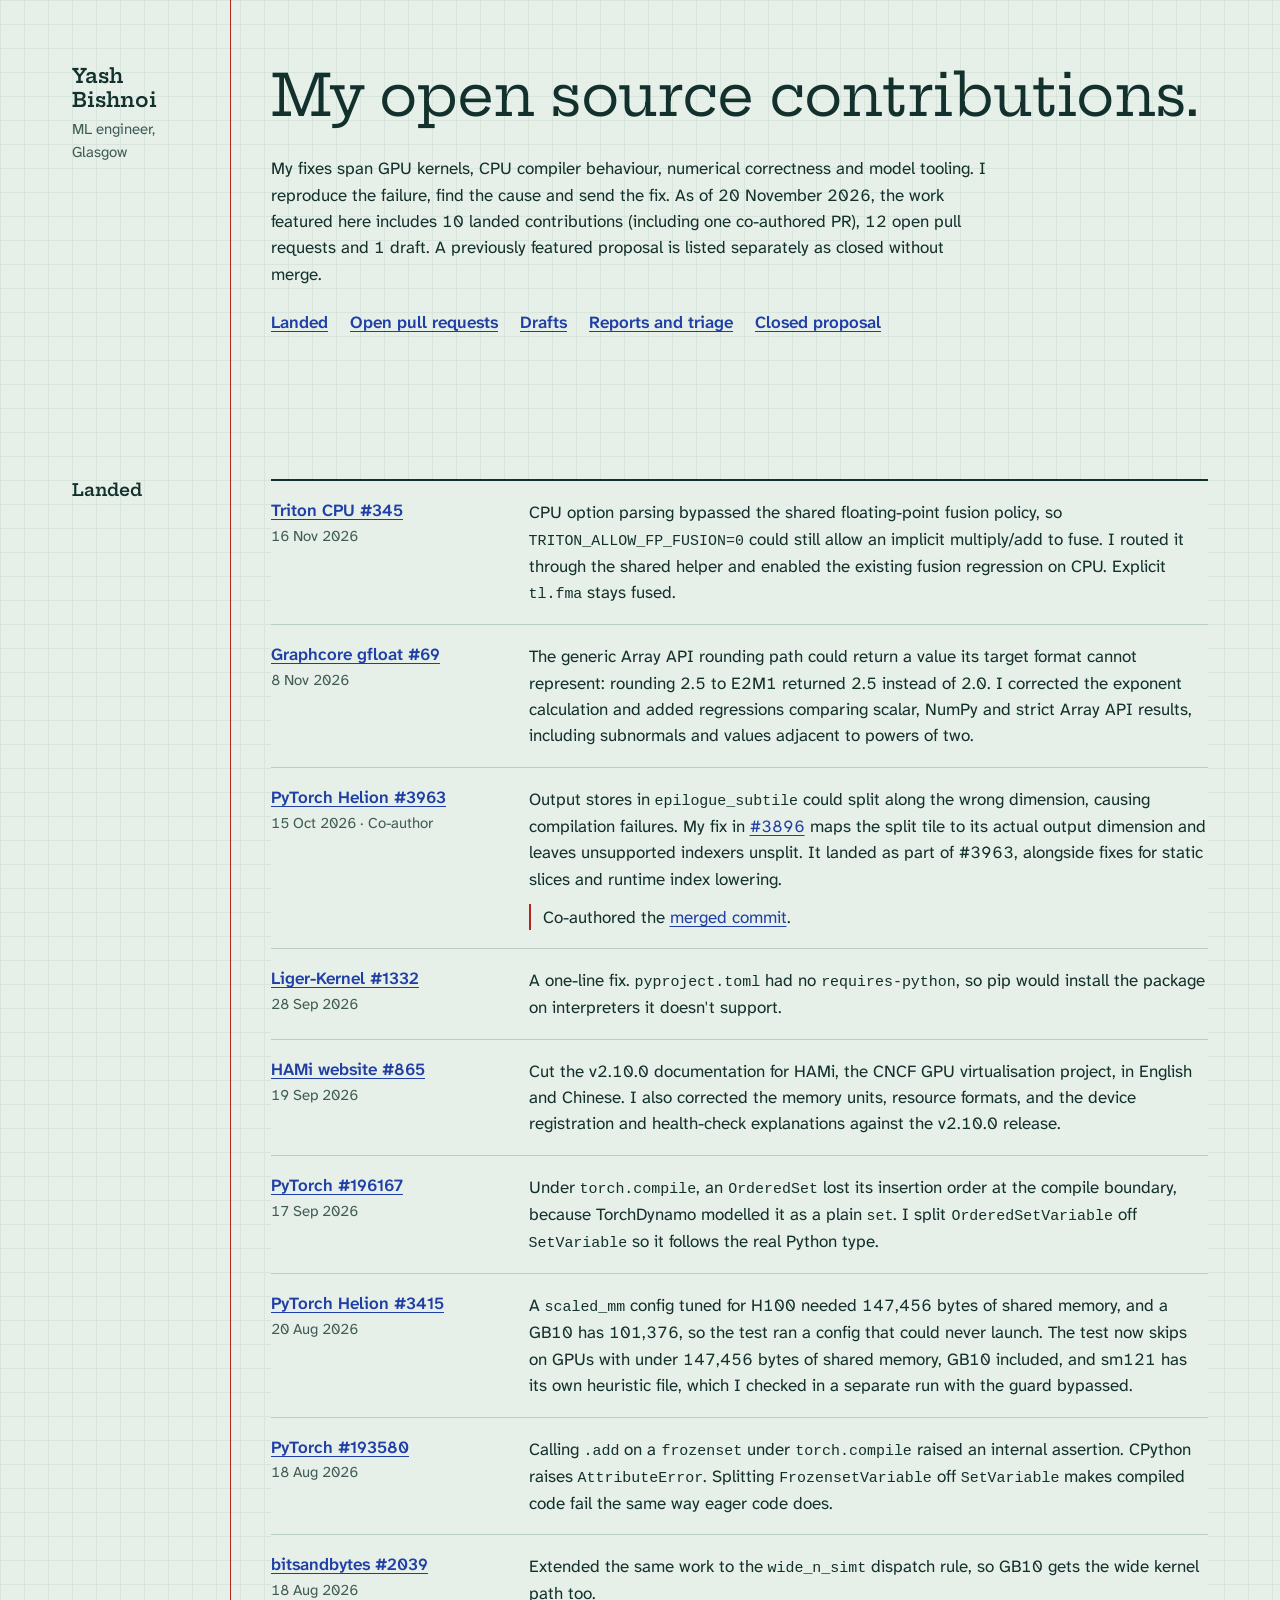
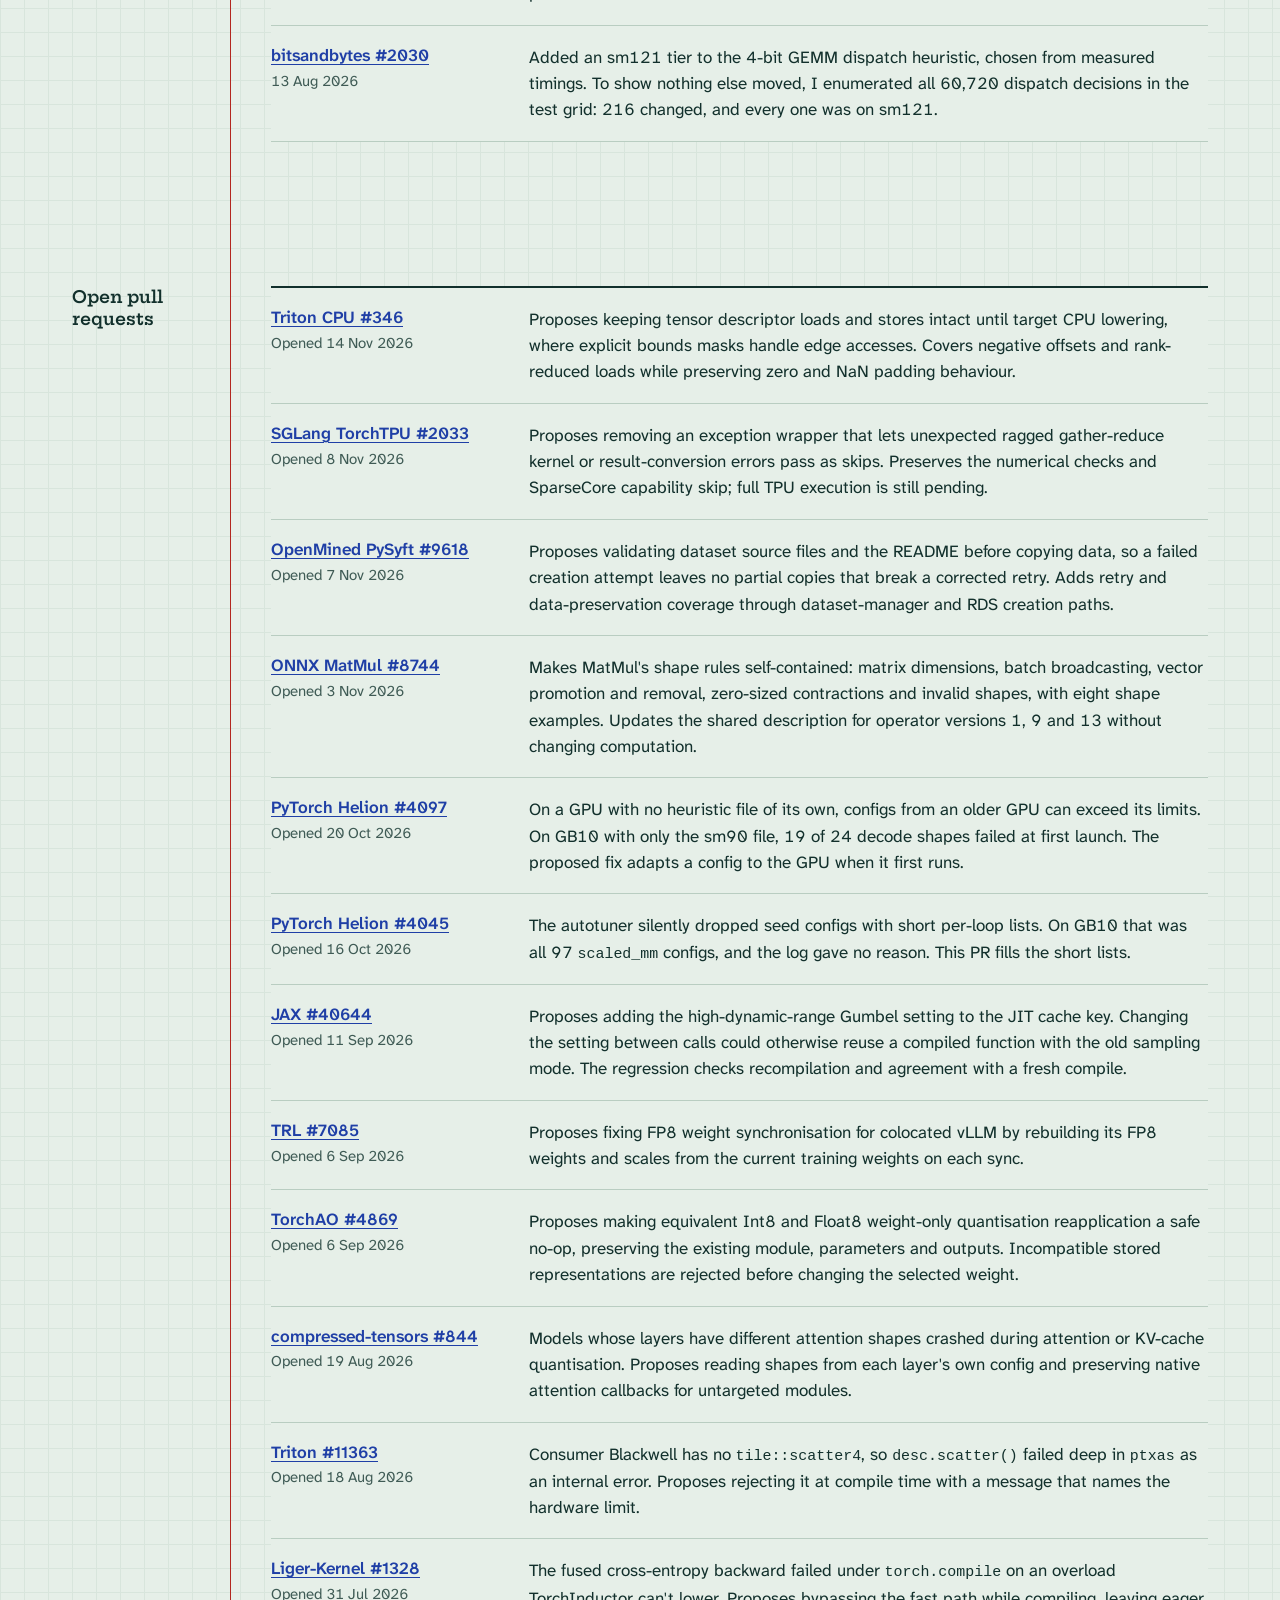
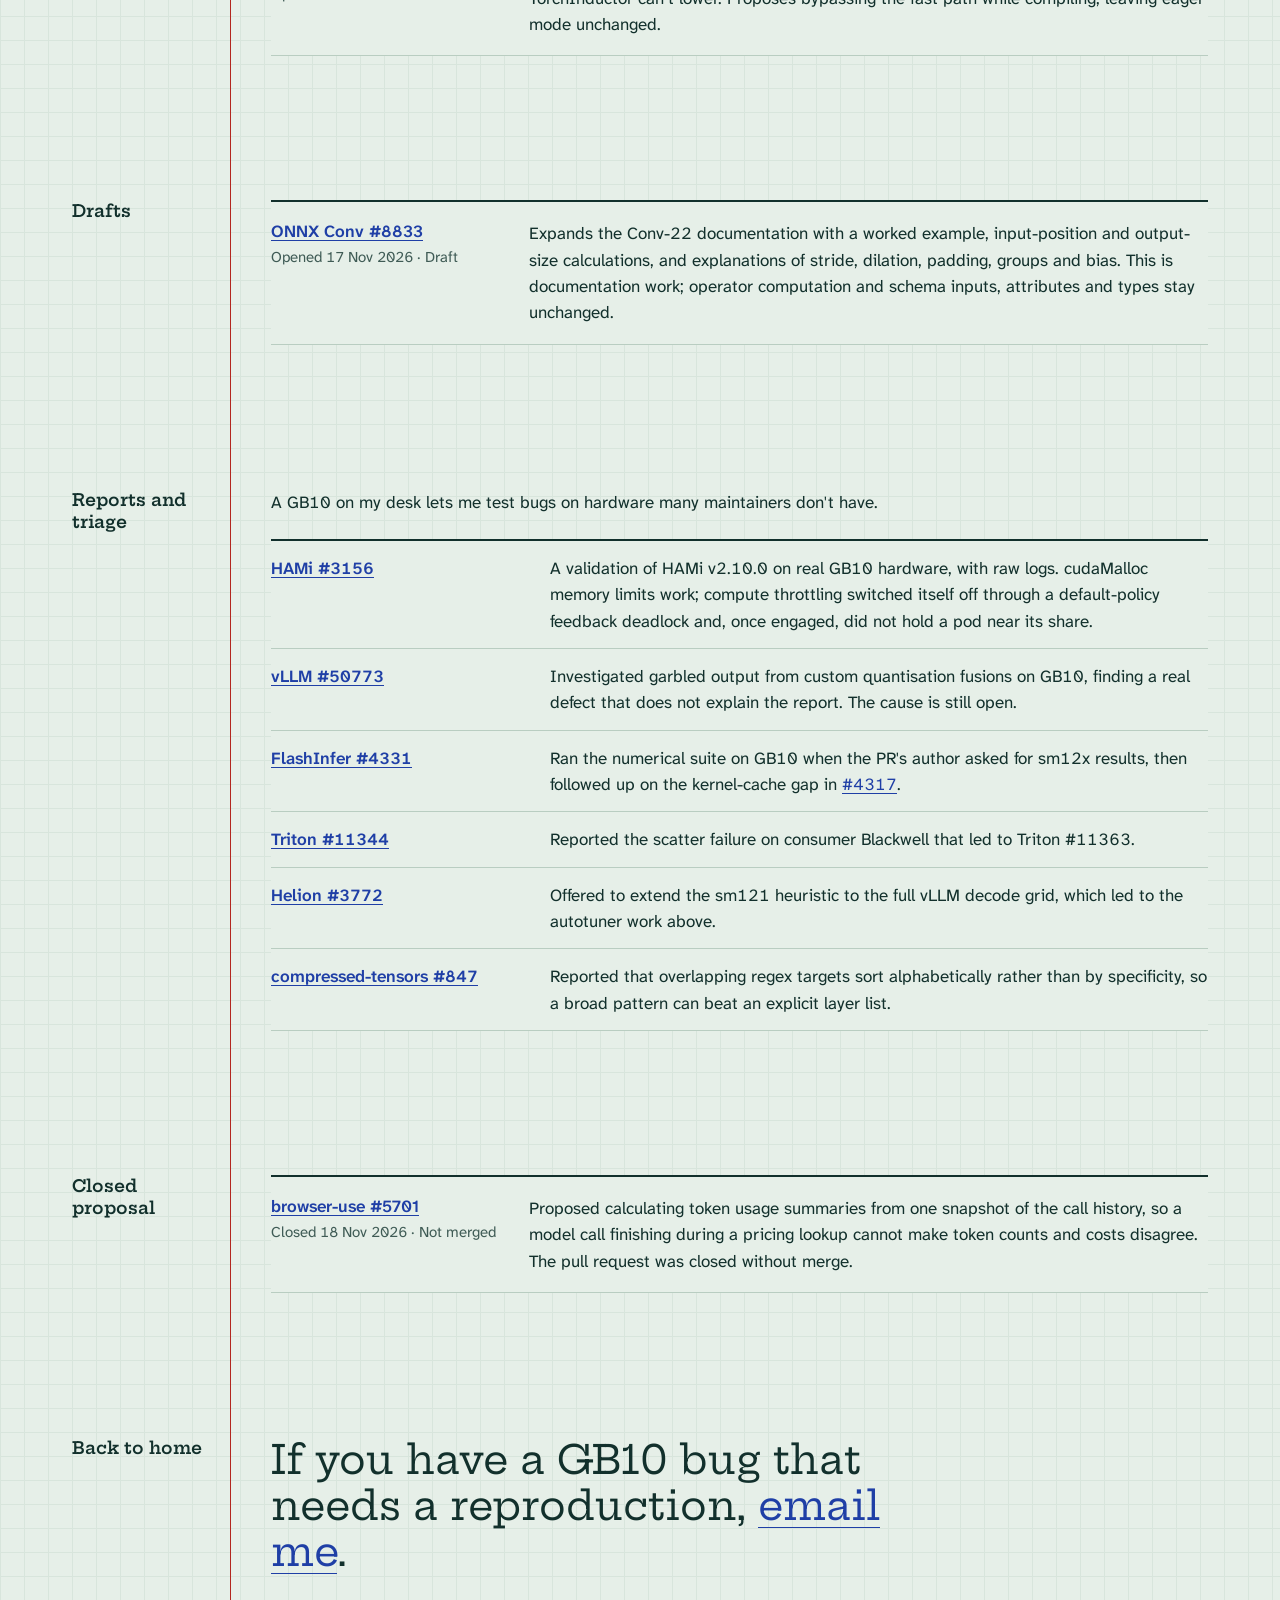
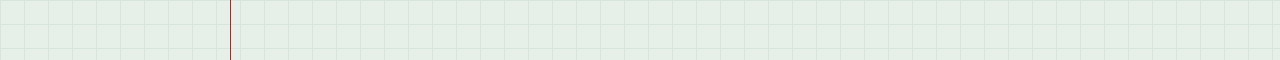
<file: contributions.html>
<!doctype html>
<html lang="en-GB">
<head>
  <meta charset="utf-8">
  <meta name="viewport" content="width=device-width, initial-scale=1">
  <title>Contributions, Yash Bishnoi</title>
  <meta name="description" content="Open source contributions by Yash Bishnoi, including landed fixes, open pull requests, drafts, and hardware testing.">
  <meta property="og:title" content="Contributions, Yash Bishnoi">
  <meta property="og:description" content="Landed fixes, open pull requests, drafts, and hardware testing.">
  <meta property="og:type" content="website">
  <meta property="og:url" content="https://yashb98.github.io/contributions.html">
  <link rel="canonical" href="https://yashb98.github.io/contributions.html">
  <link rel="icon" href="favicon.svg" type="image/svg+xml">
  <link rel="preconnect" href="https://fonts.googleapis.com">
  <link rel="preconnect" href="https://fonts.gstatic.com" crossorigin>
  <link href="https://fonts.googleapis.com/css2?family=Atkinson+Hyperlegible+Next:ital,wght@0,400;0,600;1,400&family=Hepta+Slab:wght@450;600&display=swap" rel="stylesheet">
  <link rel="stylesheet" href="styles.css">
</head>
<body>
  <a class="skip" href="#landed">Skip to landed work</a>

  <header class="band hero">
    <div class="margin">
      <p class="who"><a href="index.html">Yash Bishnoi</a></p>
      <p class="where">ML engineer, Glasgow</p>
    </div>
    <div class="main">
      <h1>My open source contributions.</h1>
      <p class="lede page-lede">My fixes span GPU kernels, CPU compiler behaviour, numerical correctness and model tooling. I reproduce the failure, find the cause and send the fix. As of <time datetime="2026-11-20">20 November 2026</time>, the work featured here includes 10 landed contributions (including one co-authored PR), 12 open pull requests and 1 draft. A previously featured proposal is listed separately as closed without merge.</p>
      <ul class="links">
        <li><a href="#landed">Landed</a></li>
        <li><a href="#review">Open pull requests</a></li>
        <li><a href="#drafts">Drafts</a></li>
        <li><a href="#reports">Reports and triage</a></li>
        <li><a href="#closed">Closed proposal</a></li>
      </ul>
    </div>
  </header>

  <main>
    <section class="band" id="landed">
      <div class="margin"><h2>Landed</h2></div>
      <div class="main">
        <ol class="contrib">
          <li>
            <div class="contrib-id">
              <h3><a href="https://github.com/triton-lang/triton-cpu/pull/345">Triton CPU #345</a></h3>
              <p><time datetime="2026-11-16">16 Nov 2026</time></p>
            </div>
            <div class="contrib-body">
              <p>CPU option parsing bypassed the shared floating-point fusion policy, so <code>TRITON_ALLOW_FP_FUSION=0</code> could still allow an implicit multiply/add to fuse. I routed it through the shared helper and enabled the existing fusion regression on CPU. Explicit <code>tl.fma</code> stays fused.</p>
            </div>
          </li>
          <li>
            <div class="contrib-id">
              <h3><a href="https://github.com/graphcore-research/gfloat/pull/69">Graphcore gfloat #69</a></h3>
              <p><time datetime="2026-11-08">8 Nov 2026</time></p>
            </div>
            <div class="contrib-body">
              <p>The generic Array API rounding path could return a value its target format cannot represent: rounding 2.5 to E2M1 returned 2.5 instead of 2.0. I corrected the exponent calculation and added regressions comparing scalar, NumPy and strict Array API results, including subnormals and values adjacent to powers of two.</p>
            </div>
          </li>
          <li>
            <div class="contrib-id">
              <h3><a href="https://github.com/pytorch/helion/pull/3963">PyTorch Helion #3963</a></h3>
              <p><time datetime="2026-10-15">15 Oct 2026</time> · Co-author</p>
            </div>
            <div class="contrib-body">
              <p>Output stores in <code>epilogue_subtile</code> could split along the wrong dimension, causing compilation failures. My fix in <a href="https://github.com/pytorch/helion/pull/3896">#3896</a> maps the split tile to its actual output dimension and leaves unsupported indexers unsplit. It landed as part of #3963, alongside fixes for static slices and runtime index lowering.</p>
              <p class="contrib-status">Co-authored the <a href="https://github.com/pytorch/helion/commit/ff1a45cf3eb0106139e44b87223ab60cda191503">merged commit</a>.</p>
            </div>
          </li>
          <li>
            <div class="contrib-id">
              <h3><a href="https://github.com/linkedin/Liger-Kernel/pull/1332">Liger-Kernel #1332</a></h3>
              <p><time datetime="2026-09-28">28 Sep 2026</time></p>
            </div>
            <div class="contrib-body">
              <p>A one-line fix. <code>pyproject.toml</code> had no <code>requires-python</code>, so pip would install the package on interpreters it doesn't support.</p>
            </div>
          </li>
          <li>
            <div class="contrib-id">
              <h3><a href="https://github.com/Project-HAMi/website/pull/865">HAMi website #865</a></h3>
              <p><time datetime="2026-09-19">19 Sep 2026</time></p>
            </div>
            <div class="contrib-body">
              <p>Cut the v2.10.0 documentation for HAMi, the CNCF GPU virtualisation project, in English and Chinese. I also corrected the memory units, resource formats, and the device registration and health-check explanations against the v2.10.0 release.</p>
            </div>
          </li>
          <li>
            <div class="contrib-id">
              <h3><a href="https://github.com/pytorch/pytorch/commit/075742a095">PyTorch #196167</a></h3>
              <p><time datetime="2026-09-17">17 Sep 2026</time></p>
            </div>
            <div class="contrib-body">
              <p>Under <code>torch.compile</code>, an <code>OrderedSet</code> lost its insertion order at the compile boundary, because TorchDynamo modelled it as a plain <code>set</code>. I split <code>OrderedSetVariable</code> off <code>SetVariable</code> so it follows the real Python type.</p>
            </div>
          </li>
          <li>
            <div class="contrib-id">
              <h3><a href="https://github.com/pytorch/helion/pull/3415">PyTorch Helion #3415</a></h3>
              <p><time datetime="2026-08-20">20 Aug 2026</time></p>
            </div>
            <div class="contrib-body">
              <p>A <code>scaled_mm</code> config tuned for H100 needed 147,456 bytes of shared memory, and a GB10 has 101,376, so the test ran a config that could never launch. The test now skips on GPUs with under 147,456 bytes of shared memory, GB10 included, and sm121 has its own heuristic file, which I checked in a separate run with the guard bypassed.</p>
            </div>
          </li>
          <li>
            <div class="contrib-id">
              <h3><a href="https://github.com/pytorch/pytorch/commit/59f3b80152">PyTorch #193580</a></h3>
              <p><time datetime="2026-08-18">18 Aug 2026</time></p>
            </div>
            <div class="contrib-body">
              <p>Calling <code>.add</code> on a <code>frozenset</code> under <code>torch.compile</code> raised an internal assertion. CPython raises <code>AttributeError</code>. Splitting <code>FrozensetVariable</code> off <code>SetVariable</code> makes compiled code fail the same way eager code does.</p>
            </div>
          </li>
          <li>
            <div class="contrib-id">
              <h3><a href="https://github.com/bitsandbytes-foundation/bitsandbytes/pull/2039">bitsandbytes #2039</a></h3>
              <p><time datetime="2026-08-18">18 Aug 2026</time></p>
            </div>
            <div class="contrib-body">
              <p>Extended the same work to the <code>wide_n_simt</code> dispatch rule, so GB10 gets the wide kernel path too.</p>
            </div>
          </li>
          <li>
            <div class="contrib-id">
              <h3><a href="https://github.com/bitsandbytes-foundation/bitsandbytes/pull/2030">bitsandbytes #2030</a></h3>
              <p><time datetime="2026-08-13">13 Aug 2026</time></p>
            </div>
            <div class="contrib-body">
              <p>Added an sm121 tier to the 4-bit GEMM dispatch heuristic, chosen from measured timings. To show nothing else moved, I enumerated all 60,720 dispatch decisions in the test grid: 216 changed, and every one was on sm121.</p>
            </div>
          </li>
        </ol>
      </div>
    </section>

    <section class="band" id="review">
      <div class="margin"><h2>Open pull requests</h2></div>
      <div class="main">
        <ol class="contrib">
          <li>
            <div class="contrib-id">
              <h3><a href="https://github.com/triton-lang/triton-cpu/pull/346">Triton CPU #346</a></h3>
              <p>Opened <time datetime="2026-11-14">14 Nov 2026</time></p>
            </div>
            <div class="contrib-body">
              <p>Proposes keeping tensor descriptor loads and stores intact until target CPU lowering, where explicit bounds masks handle edge accesses. Covers negative offsets and rank-reduced loads while preserving zero and NaN padding behaviour.</p>
            </div>
          </li>
          <li>
            <div class="contrib-id">
              <h3><a href="https://github.com/sgl-project/sglang-torchtpu/pull/2033">SGLang TorchTPU #2033</a></h3>
              <p>Opened <time datetime="2026-11-08">8 Nov 2026</time></p>
            </div>
            <div class="contrib-body">
              <p>Proposes removing an exception wrapper that lets unexpected ragged gather-reduce kernel or result-conversion errors pass as skips. Preserves the numerical checks and SparseCore capability skip; full TPU execution is still pending.</p>
            </div>
          </li>
          <li>
            <div class="contrib-id">
              <h3><a href="https://github.com/OpenMined/PySyft/pull/9618">OpenMined PySyft #9618</a></h3>
              <p>Opened <time datetime="2026-11-07">7 Nov 2026</time></p>
            </div>
            <div class="contrib-body">
              <p>Proposes validating dataset source files and the README before copying data, so a failed creation attempt leaves no partial copies that break a corrected retry. Adds retry and data-preservation coverage through dataset-manager and RDS creation paths.</p>
            </div>
          </li>
          <li>
            <div class="contrib-id">
              <h3><a href="https://github.com/onnx/onnx/pull/8744">ONNX MatMul #8744</a></h3>
              <p>Opened <time datetime="2026-11-03">3 Nov 2026</time></p>
            </div>
            <div class="contrib-body">
              <p>Makes MatMul's shape rules self-contained: matrix dimensions, batch broadcasting, vector promotion and removal, zero-sized contractions and invalid shapes, with eight shape examples. Updates the shared description for operator versions 1, 9 and 13 without changing computation.</p>
            </div>
          </li>
          <li>
            <div class="contrib-id">
              <h3><a href="https://github.com/pytorch/helion/pull/4097">PyTorch Helion #4097</a></h3>
              <p>Opened <time datetime="2026-10-20">20 Oct 2026</time></p>
            </div>
            <div class="contrib-body">
              <p>On a GPU with no heuristic file of its own, configs from an older GPU can exceed its limits. On GB10 with only the sm90 file, 19 of 24 decode shapes failed at first launch. The proposed fix adapts a config to the GPU when it first runs.</p>
            </div>
          </li>
          <li>
            <div class="contrib-id">
              <h3><a href="https://github.com/pytorch/helion/pull/4045">PyTorch Helion #4045</a></h3>
              <p>Opened <time datetime="2026-10-16">16 Oct 2026</time></p>
            </div>
            <div class="contrib-body">
              <p>The autotuner silently dropped seed configs with short per-loop lists. On GB10 that was all 97 <code>scaled_mm</code> configs, and the log gave no reason. This PR fills the short lists.</p>
            </div>
          </li>
          <li>
            <div class="contrib-id">
              <h3><a href="https://github.com/jax-ml/jax/pull/40644">JAX #40644</a></h3>
              <p>Opened <time datetime="2026-09-11">11 Sep 2026</time></p>
            </div>
            <div class="contrib-body">
              <p>Proposes adding the high-dynamic-range Gumbel setting to the JIT cache key. Changing the setting between calls could otherwise reuse a compiled function with the old sampling mode. The regression checks recompilation and agreement with a fresh compile.</p>
            </div>
          </li>
          <li>
            <div class="contrib-id">
              <h3><a href="https://github.com/huggingface/trl/pull/7085">TRL #7085</a></h3>
              <p>Opened <time datetime="2026-09-06">6 Sep 2026</time></p>
            </div>
            <div class="contrib-body">
              <p>Proposes fixing FP8 weight synchronisation for colocated vLLM by rebuilding its FP8 weights and scales from the current training weights on each sync.</p>
            </div>
          </li>
          <li>
            <div class="contrib-id">
              <h3><a href="https://github.com/pytorch/ao/pull/4869">TorchAO #4869</a></h3>
              <p>Opened <time datetime="2026-09-06">6 Sep 2026</time></p>
            </div>
            <div class="contrib-body">
              <p>Proposes making equivalent Int8 and Float8 weight-only quantisation reapplication a safe no-op, preserving the existing module, parameters and outputs. Incompatible stored representations are rejected before changing the selected weight.</p>
            </div>
          </li>
          <li>
            <div class="contrib-id">
              <h3><a href="https://github.com/vllm-project/compressed-tensors/pull/844">compressed-tensors #844</a></h3>
              <p>Opened <time datetime="2026-08-19">19 Aug 2026</time></p>
            </div>
            <div class="contrib-body">
              <p>Models whose layers have different attention shapes crashed during attention or KV-cache quantisation. Proposes reading shapes from each layer's own config and preserving native attention callbacks for untargeted modules.</p>
            </div>
          </li>
          <li>
            <div class="contrib-id">
              <h3><a href="https://github.com/triton-lang/triton/pull/11363">Triton #11363</a></h3>
              <p>Opened <time datetime="2026-08-18">18 Aug 2026</time></p>
            </div>
            <div class="contrib-body">
              <p>Consumer Blackwell has no <code>tile::scatter4</code>, so <code>desc.scatter()</code> failed deep in <code>ptxas</code> as an internal error. Proposes rejecting it at compile time with a message that names the hardware limit.</p>
            </div>
          </li>
          <li>
            <div class="contrib-id">
              <h3><a href="https://github.com/linkedin/Liger-Kernel/pull/1328">Liger-Kernel #1328</a></h3>
              <p>Opened <time datetime="2026-07-31">31 Jul 2026</time></p>
            </div>
            <div class="contrib-body">
              <p>The fused cross-entropy backward failed under <code>torch.compile</code> on an overload TorchInductor can't lower. Proposes bypassing the fast path while compiling, leaving eager mode unchanged.</p>
            </div>
          </li>
        </ol>
      </div>
    </section>

    <section class="band" id="drafts">
      <div class="margin"><h2>Drafts</h2></div>
      <div class="main">
        <ol class="contrib">
          <li>
            <div class="contrib-id">
              <h3><a href="https://github.com/onnx/onnx/pull/8833">ONNX Conv #8833</a></h3>
              <p>Opened <time datetime="2026-11-17">17 Nov 2026</time> · Draft</p>
            </div>
            <div class="contrib-body">
              <p>Expands the Conv-22 documentation with a worked example, input-position and output-size calculations, and explanations of stride, dilation, padding, groups and bias. This is documentation work; operator computation and schema inputs, attributes and types stay unchanged.</p>
            </div>
          </li>
        </ol>
      </div>
    </section>

    <section class="band" id="reports">
      <div class="margin"><h2>Reports and triage</h2></div>
      <div class="main">
        <p class="lede">A GB10 on my desk lets me test bugs on hardware many maintainers don't have.</p>
        <dl class="builds reports">
          <div>
            <dt><a href="https://github.com/Project-HAMi/HAMi/issues/3156">HAMi #3156</a></dt>
            <dd>A validation of HAMi v2.10.0 on real GB10 hardware, with raw logs. cudaMalloc memory limits work; compute throttling switched itself off through a default-policy feedback deadlock and, once engaged, did not hold a pod near its share.</dd>
          </div>
          <div>
            <dt><a href="https://github.com/vllm-project/vllm/issues/50773">vLLM #50773</a></dt>
            <dd>Investigated garbled output from custom quantisation fusions on GB10, finding a real defect that does not explain the report. The cause is still open.</dd>
          </div>
          <div>
            <dt><a href="https://github.com/flashinfer-ai/flashinfer/pull/4331">FlashInfer #4331</a></dt>
            <dd>Ran the numerical suite on GB10 when the PR's author asked for sm12x results, then followed up on the kernel-cache gap in <a href="https://github.com/flashinfer-ai/flashinfer/issues/4317">#4317</a>.</dd>
          </div>
          <div>
            <dt><a href="https://github.com/triton-lang/triton/issues/11344">Triton #11344</a></dt>
            <dd>Reported the scatter failure on consumer Blackwell that led to Triton #11363.</dd>
          </div>
          <div>
            <dt><a href="https://github.com/pytorch/helion/issues/3772">Helion #3772</a></dt>
            <dd>Offered to extend the sm121 heuristic to the full vLLM decode grid, which led to the autotuner work above.</dd>
          </div>
          <div>
            <dt><a href="https://github.com/vllm-project/compressed-tensors/issues/847">compressed-tensors #847</a></dt>
            <dd>Reported that overlapping regex targets sort alphabetically rather than by specificity, so a broad pattern can beat an explicit layer list.</dd>
          </div>
        </dl>
      </div>
    </section>

    <section class="band" id="closed">
      <div class="margin"><h2>Closed proposal</h2></div>
      <div class="main">
        <ol class="contrib">
          <li>
            <div class="contrib-id">
              <h3><a href="https://github.com/browser-use/browser-use/pull/5701">browser-use #5701</a></h3>
              <p>Closed <time datetime="2026-11-18">18 Nov 2026</time> · Not merged</p>
            </div>
            <div class="contrib-body">
              <p>Proposed calculating token usage summaries from one snapshot of the call history, so a model call finishing during a pricing lookup cannot make token counts and costs disagree. The pull request was closed without merge.</p>
            </div>
          </li>
        </ol>
      </div>
    </section>
  </main>

  <footer class="band">
    <div class="margin"><h2><a href="index.html">Back to home</a></h2></div>
    <div class="main">
      <p class="closing">If you have a GB10 bug that needs a reproduction, <a href="mailto:bishnoiyash274@gmail.com">email me</a>.</p>
    </div>
  </footer>
</body>
</html>
</file>
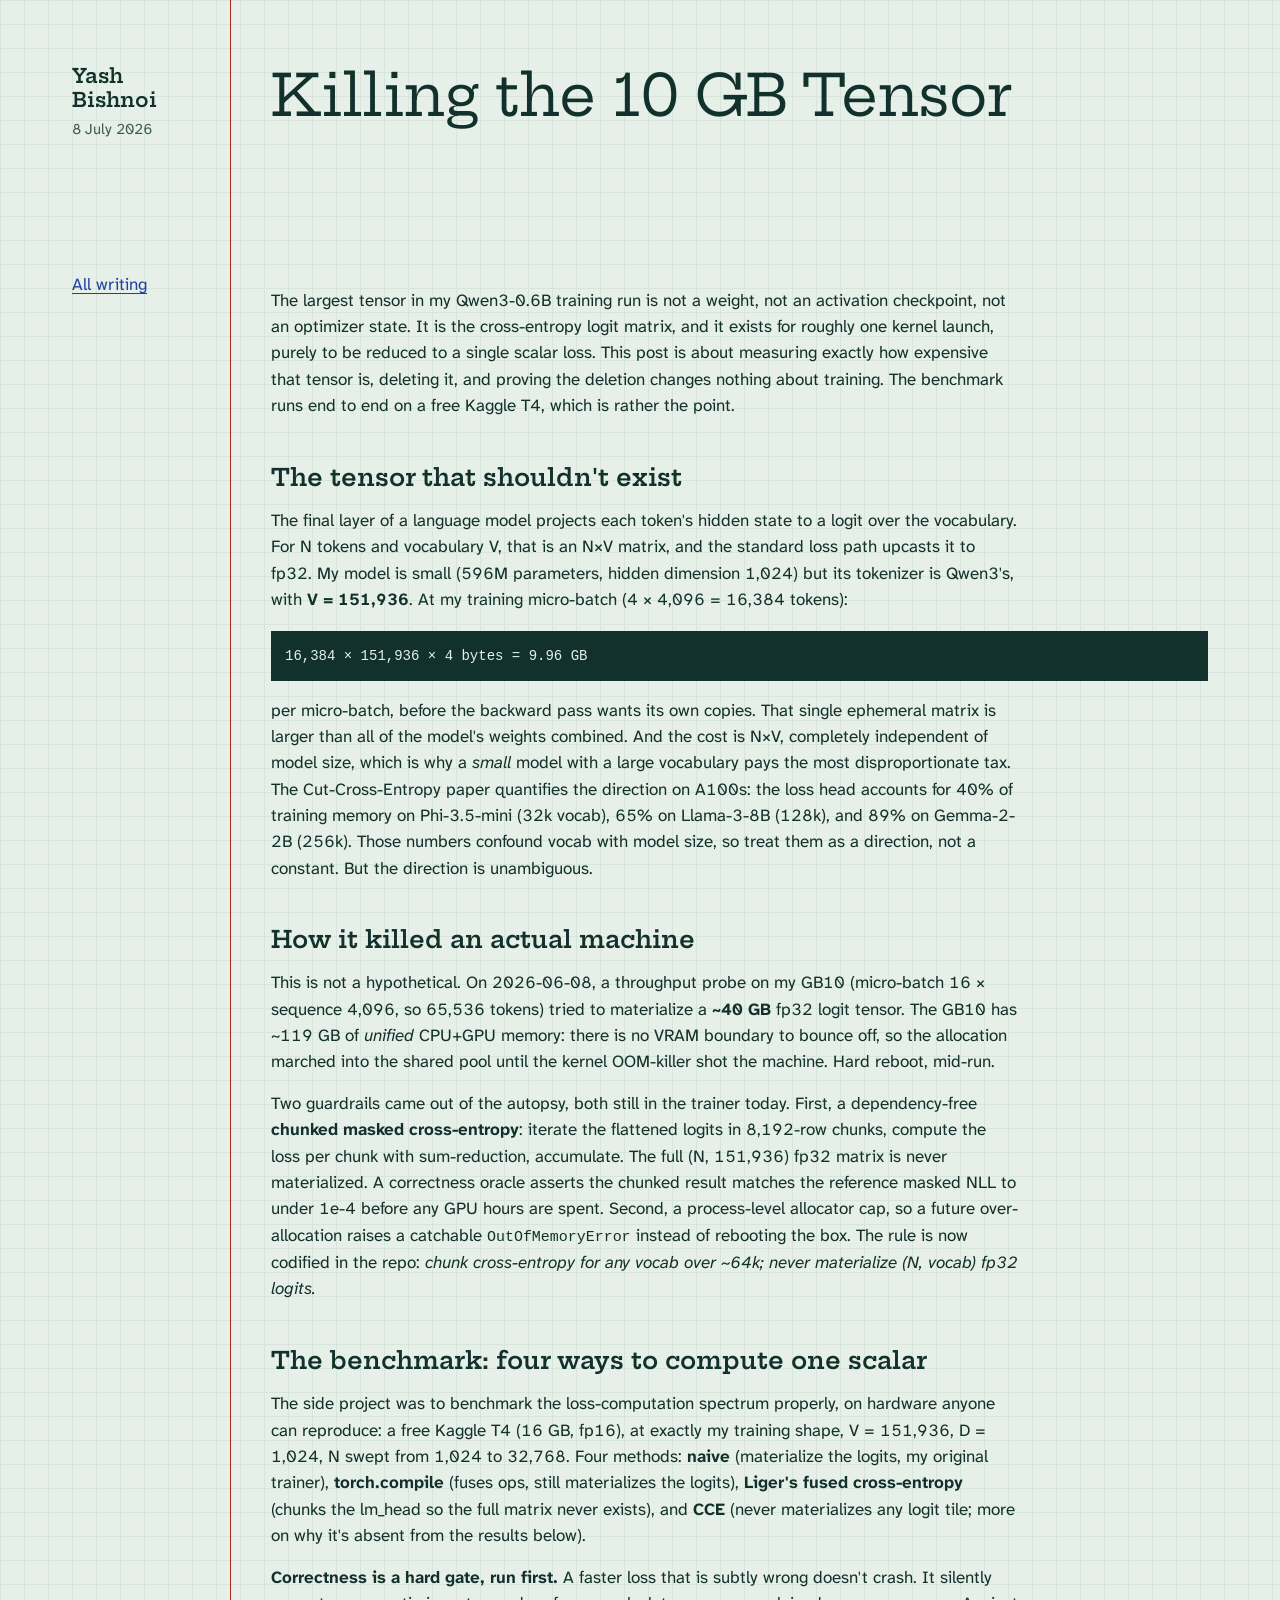
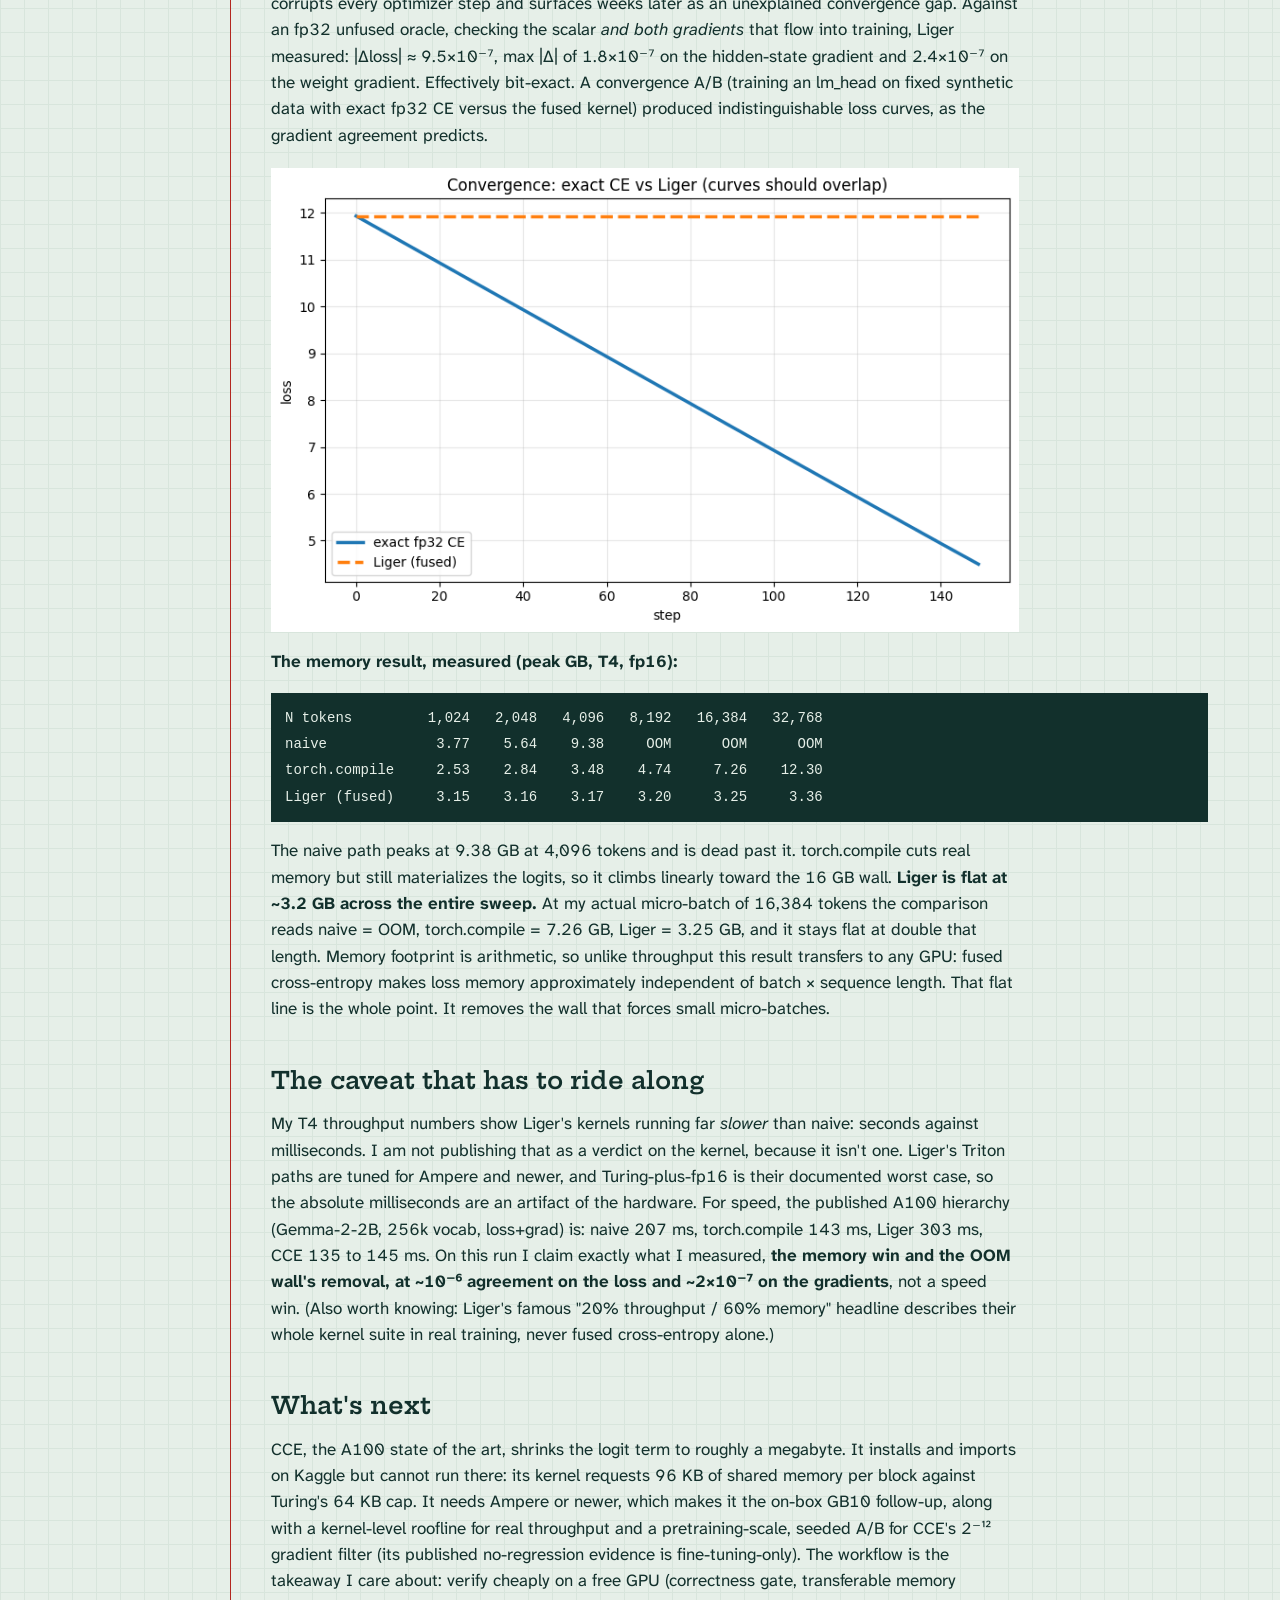
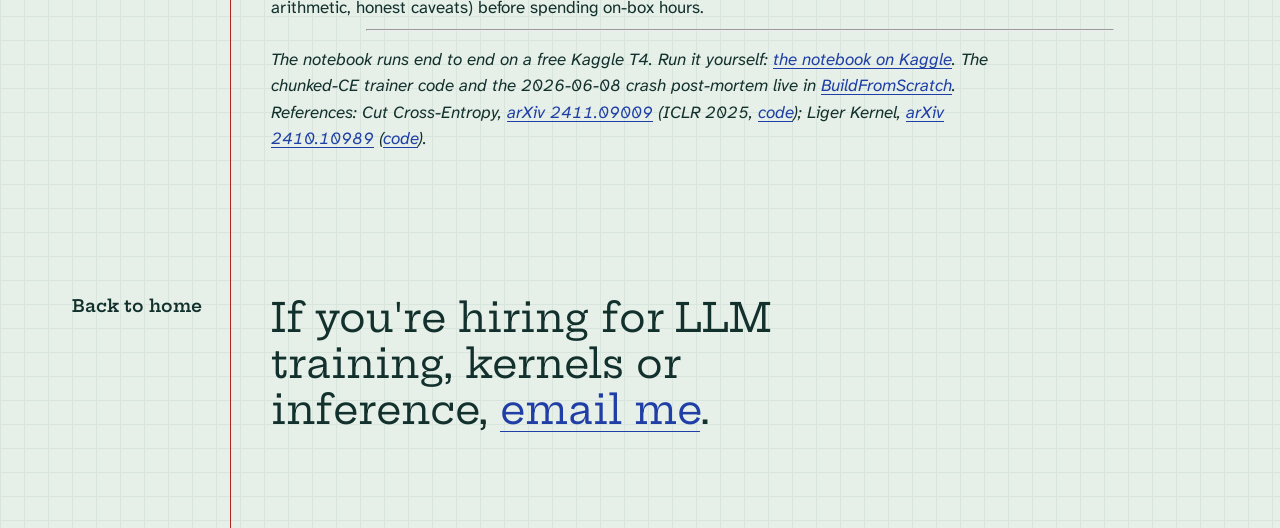
<file: writing/killing-the-10-gb-tensor.html>
<!doctype html>
<html lang="en-GB">
<head>
  <meta charset="utf-8">
  <meta name="viewport" content="width=device-width, initial-scale=1">
  <title>Killing the 10 GB Tensor, Yash Bishnoi</title>
  <meta name="description" content="My 596M-parameter model&#x27;s single biggest training tensor was a 9.96 GB fp32 logit matrix that exists only to be reduced to one scalar. On a free Kaggle T4, fused cross-entropy deletes it: the naive path OOMs past 4,096 tokens while Liger holds flat at ~3.2 GB out to 32,768, agreeing with the fp32 reference to ~1e-6 on the loss and ~2e-7 on the gradients.">
  <meta property="og:title" content="Killing the 10 GB Tensor">
  <meta property="og:description" content="My 596M-parameter model&#x27;s single biggest training tensor was a 9.96 GB fp32 logit matrix that exists only to be reduced to one scalar. On a free Kaggle T4, fused cross-entropy deletes it: the naive path OOMs past 4,096 tokens while Liger holds flat at ~3.2 GB out to 32,768, agreeing with the fp32 reference to ~1e-6 on the loss and ~2e-7 on the gradients.">
  <meta property="og:type" content="article">
  <meta property="og:url" content="https://yashb98.github.io/writing/killing-the-10-gb-tensor.html">
  <link rel="canonical" href="https://yashb98.github.io/writing/killing-the-10-gb-tensor.html">
  <link rel="icon" href="../favicon.svg" type="image/svg+xml">
  <link rel="preconnect" href="https://fonts.googleapis.com">
  <link rel="preconnect" href="https://fonts.gstatic.com" crossorigin>
  <link href="https://fonts.googleapis.com/css2?family=Atkinson+Hyperlegible+Next:ital,wght@0,400;0,600;1,400&family=Hepta+Slab:wght@450;600&display=swap" rel="stylesheet">
  <link rel="stylesheet" href="../styles.css">
</head>
<body>
  <header class="band hero">
    <div class="margin">
      <p class="who"><a href="../index.html">Yash Bishnoi</a></p>
      <p class="where"><time datetime="2026-07-08">8 July 2026</time></p>
    </div>
    <div class="main">
      <h1>Killing the 10 GB Tensor</h1>
    </div>
  </header>
  <main>
    <section class="band">
      <div class="margin"><p><a href="../index.html#writing">All writing</a></p></div>
      <div class="main article">
<p>The largest tensor in my Qwen3-0.6B training run is not a weight, not an activation checkpoint, not an optimizer state. It is the cross-entropy logit matrix, and it exists for roughly one kernel launch, purely to be reduced to a single scalar loss. This post is about measuring exactly how expensive that tensor is, deleting it, and proving the deletion changes nothing about training. The benchmark runs end to end on a free Kaggle T4, which is rather the point.</p>
<h2>The tensor that shouldn't exist</h2>
<p>The final layer of a language model projects each token's hidden state to a logit over the vocabulary. For N tokens and vocabulary V, that is an N×V matrix, and the standard loss path upcasts it to fp32. My model is small (596M parameters, hidden dimension 1,024) but its tokenizer is Qwen3's, with <strong>V = 151,936</strong>. At my training micro-batch (4 × 4,096 = 16,384 tokens):</p>
<pre><code>16,384 × 151,936 × 4 bytes = 9.96 GB
</code></pre>
<p>per micro-batch, before the backward pass wants its own copies. That single ephemeral matrix is larger than all of the model's weights combined. And the cost is N×V, completely independent of model size, which is why a <em>small</em> model with a large vocabulary pays the most disproportionate tax. The Cut-Cross-Entropy paper quantifies the direction on A100s: the loss head accounts for 40% of training memory on Phi-3.5-mini (32k vocab), 65% on Llama-3-8B (128k), and 89% on Gemma-2-2B (256k). Those numbers confound vocab with model size, so treat them as a direction, not a constant. But the direction is unambiguous.</p>
<h2>How it killed an actual machine</h2>
<p>This is not a hypothetical. On 2026-06-08, a throughput probe on my GB10 (micro-batch 16 × sequence 4,096, so 65,536 tokens) tried to materialize a <strong>~40 GB</strong> fp32 logit tensor. The GB10 has ~119 GB of <em>unified</em> CPU+GPU memory: there is no VRAM boundary to bounce off, so the allocation marched into the shared pool until the kernel OOM-killer shot the machine. Hard reboot, mid-run.</p>
<p>Two guardrails came out of the autopsy, both still in the trainer today. First, a dependency-free <strong>chunked masked cross-entropy</strong>: iterate the flattened logits in 8,192-row chunks, compute the loss per chunk with sum-reduction, accumulate. The full (N, 151,936) fp32 matrix is never materialized. A correctness oracle asserts the chunked result matches the reference masked NLL to under 1e-4 before any GPU hours are spent. Second, a process-level allocator cap, so a future over-allocation raises a catchable <code>OutOfMemoryError</code> instead of rebooting the box. The rule is now codified in the repo: <em>chunk cross-entropy for any vocab over ~64k; never materialize (N, vocab) fp32 logits.</em></p>
<h2>The benchmark: four ways to compute one scalar</h2>
<p>The side project was to benchmark the loss-computation spectrum properly, on hardware anyone can reproduce: a free Kaggle T4 (16 GB, fp16), at exactly my training shape, V = 151,936, D = 1,024, N swept from 1,024 to 32,768. Four methods: <strong>naive</strong> (materialize the logits, my original trainer), <strong>torch.compile</strong> (fuses ops, still materializes the logits), <strong>Liger's fused cross-entropy</strong> (chunks the lm_head so the full matrix never exists), and <strong>CCE</strong> (never materializes any logit tile; more on why it's absent from the results below).</p>
<p><strong>Correctness is a hard gate, run first.</strong> A faster loss that is subtly wrong doesn't crash. It silently corrupts every optimizer step and surfaces weeks later as an unexplained convergence gap. Against an fp32 unfused oracle, checking the scalar <em>and both gradients</em> that flow into training, Liger measured: |Δloss| ≈ 9.5×10⁻⁷, max |Δ| of 1.8×10⁻⁷ on the hidden-state gradient and 2.4×10⁻⁷ on the weight gradient. Effectively bit-exact. A convergence A/B (training an lm_head on fixed synthetic data with exact fp32 CE versus the fused kernel) produced indistinguishable loss curves, as the gradient agreement predicts.</p>
<p><img alt="Convergence check: loss curves for exact fp32 cross-entropy and the fused kernel over 150 optimizer steps overlap exactly." src="convergence.png" /></p>
<p><strong>The memory result, measured (peak GB, T4, fp16):</strong></p>
<pre><code>N tokens         1,024   2,048   4,096   8,192   16,384   32,768
naive             3.77    5.64    9.38     OOM      OOM      OOM
torch.compile     2.53    2.84    3.48    4.74     7.26    12.30
Liger (fused)     3.15    3.16    3.17    3.20     3.25     3.36
</code></pre>
<p>The naive path peaks at 9.38 GB at 4,096 tokens and is dead past it. torch.compile cuts real memory but still materializes the logits, so it climbs linearly toward the 16 GB wall. <strong>Liger is flat at ~3.2 GB across the entire sweep.</strong> At my actual micro-batch of 16,384 tokens the comparison reads naive = OOM, torch.compile = 7.26 GB, Liger = 3.25 GB, and it stays flat at double that length. Memory footprint is arithmetic, so unlike throughput this result transfers to any GPU: fused cross-entropy makes loss memory approximately independent of batch × sequence length. That flat line is the whole point. It removes the wall that forces small micro-batches.</p>
<h2>The caveat that has to ride along</h2>
<p>My T4 throughput numbers show Liger's kernels running far <em>slower</em> than naive: seconds against milliseconds. I am not publishing that as a verdict on the kernel, because it isn't one. Liger's Triton paths are tuned for Ampere and newer, and Turing-plus-fp16 is their documented worst case, so the absolute milliseconds are an artifact of the hardware. For speed, the published A100 hierarchy (Gemma-2-2B, 256k vocab, loss+grad) is: naive 207 ms, torch.compile 143 ms, Liger 303 ms, CCE 135 to 145 ms. On this run I claim exactly what I measured, <strong>the memory win and the OOM wall's removal, at ~10⁻⁶ agreement on the loss and ~2×10⁻⁷ on the gradients</strong>, not a speed win. (Also worth knowing: Liger's famous "20% throughput / 60% memory" headline describes their whole kernel suite in real training, never fused cross-entropy alone.)</p>
<h2>What's next</h2>
<p>CCE, the A100 state of the art, shrinks the logit term to roughly a megabyte. It installs and imports on Kaggle but cannot run there: its kernel requests 96 KB of shared memory per block against Turing's 64 KB cap. It needs Ampere or newer, which makes it the on-box GB10 follow-up, along with a kernel-level roofline for real throughput and a pretraining-scale, seeded A/B for CCE's 2⁻¹² gradient filter (its published no-regression evidence is fine-tuning-only). The workflow is the takeaway I care about: verify cheaply on a free GPU (correctness gate, transferable memory arithmetic, honest caveats) before spending on-box hours.</p>
<hr />
<p><em>The notebook runs end to end on a free Kaggle T4. Run it yourself: <a href="https://www.kaggle.com/code/yashbishnoi98/killing-the-10-gb-logit-tensor">the notebook on Kaggle</a>. The chunked-CE trainer code and the 2026-06-08 crash post-mortem live in <a href="https://github.com/yashb98/BuildFromScratch">BuildFromScratch</a>. References: Cut Cross-Entropy, <a href="https://arxiv.org/abs/2411.09009">arXiv 2411.09009</a> (ICLR 2025, <a href="https://github.com/apple/ml-cross-entropy">code</a>); Liger Kernel, <a href="https://arxiv.org/abs/2410.10989">arXiv 2410.10989</a> (<a href="https://github.com/linkedin/Liger-Kernel">code</a>).</em></p>
      </div>
    </section>
  </main>
  <footer class="band">
    <div class="margin"><h2><a href="../index.html">Back to home</a></h2></div>
    <div class="main">
      <p class="closing">If you're hiring for LLM training, kernels or inference, <a href="mailto:bishnoiyash274@gmail.com">email me</a>.</p>
    </div>
  </footer>
</body>
</html>
</file>
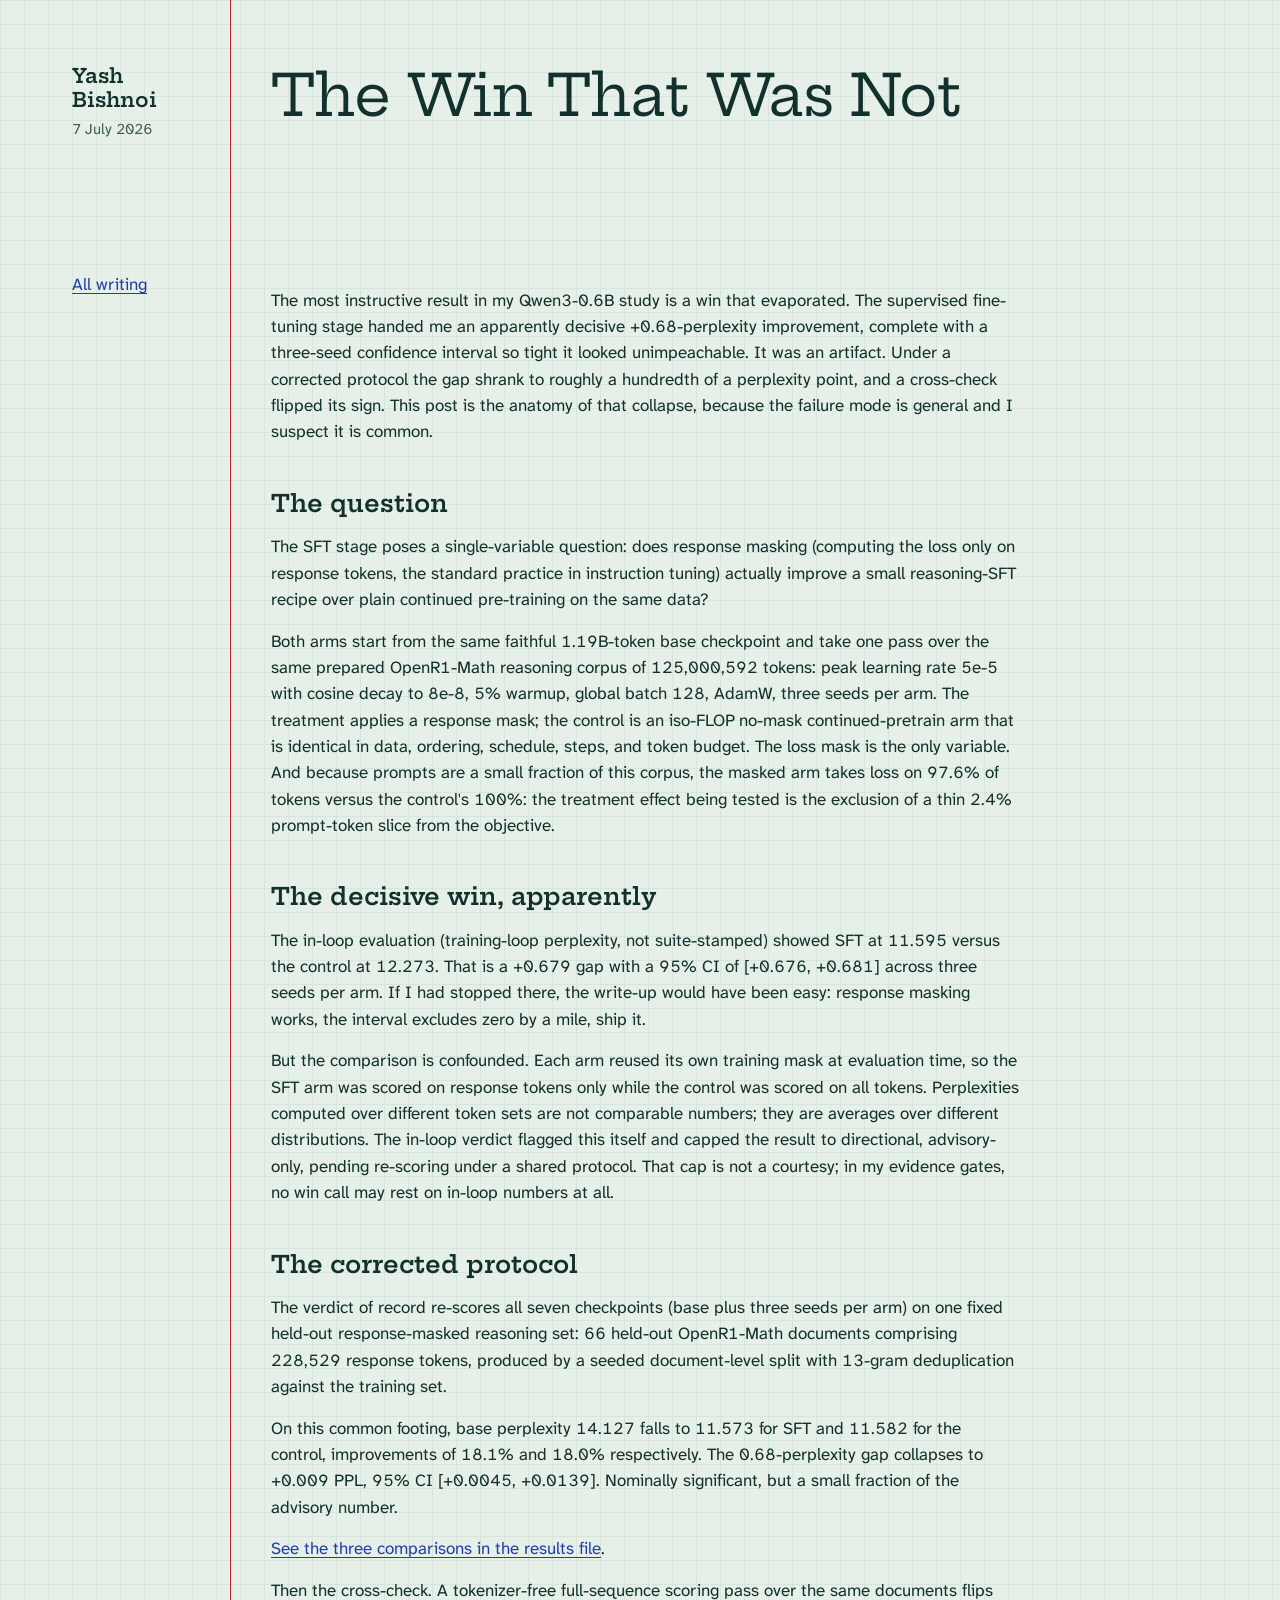
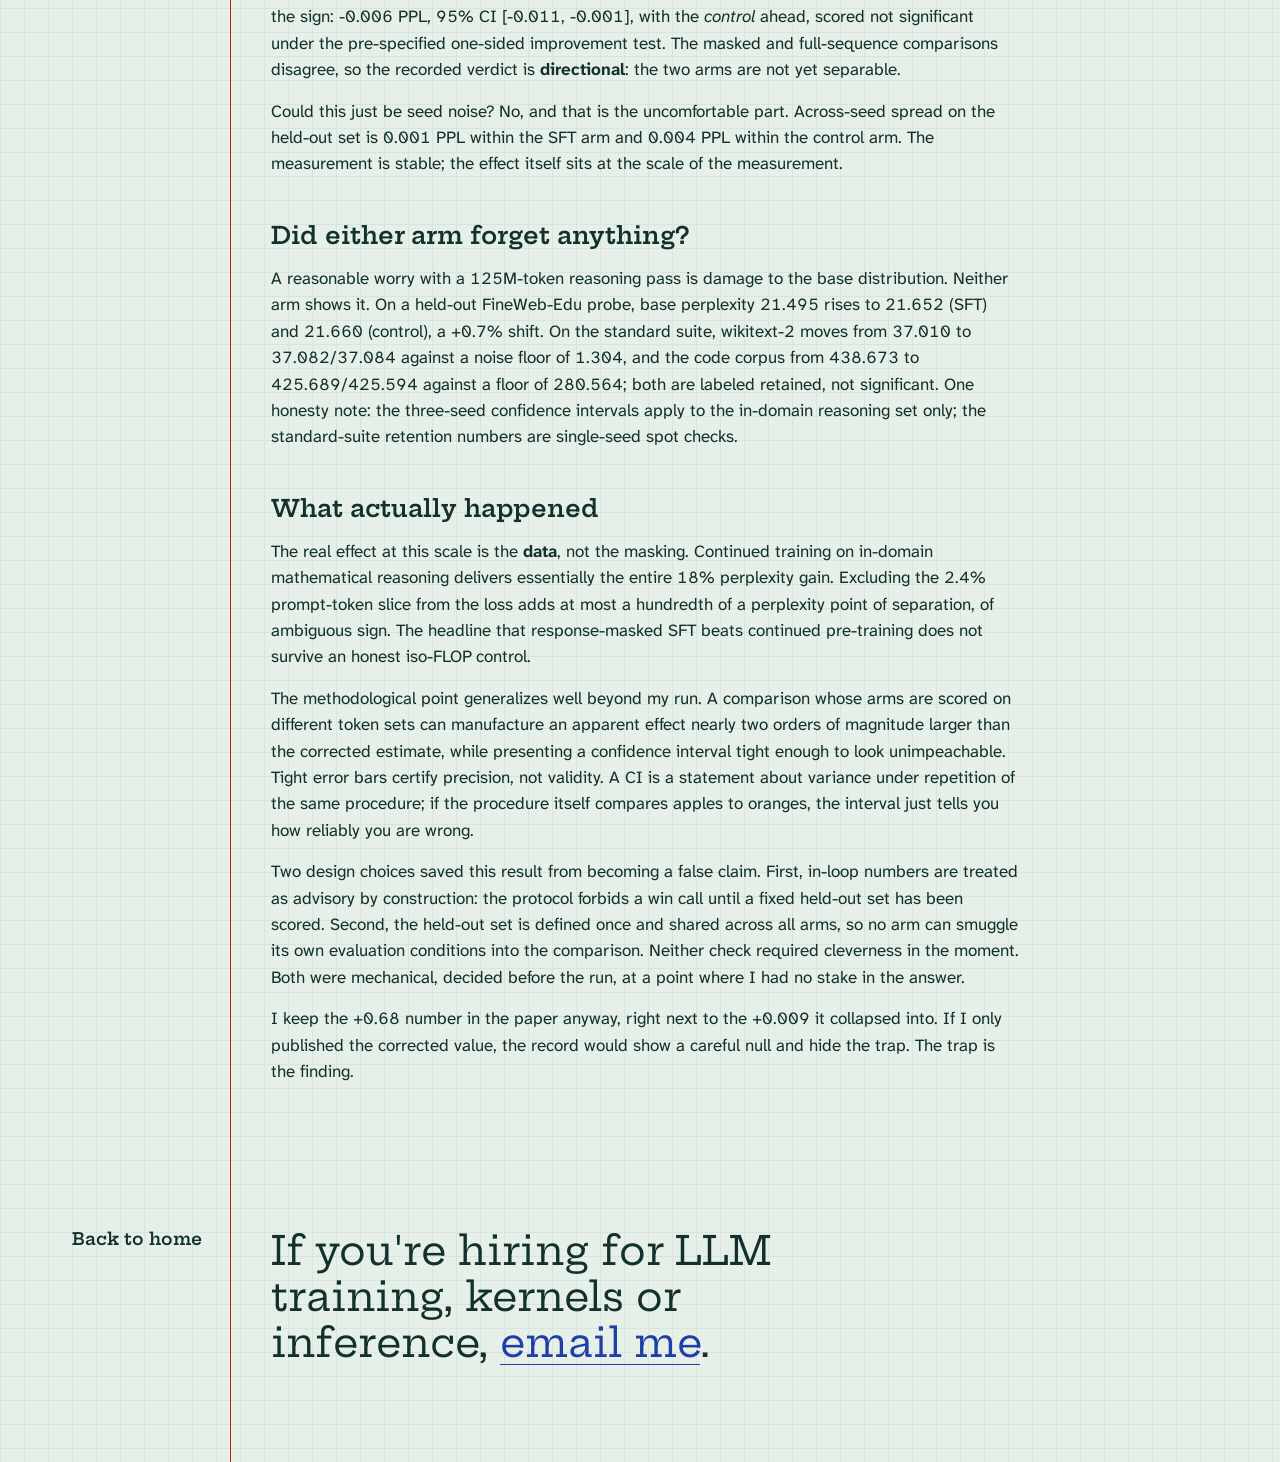
<file: writing/the-win-that-was-not.html>
<!doctype html>
<html lang="en-GB">
<head>
  <meta charset="utf-8">
  <meta name="viewport" content="width=device-width, initial-scale=1">
  <title>The Win That Was Not, Yash Bishnoi</title>
  <meta name="description" content="My SFT ablation produced a +0.68-perplexity win with a confidence interval tight enough to look unimpeachable. It was an artifact of scoring the two arms on different token sets, and it collapsed to +0.009 on a fixed held-out set.">
  <meta property="og:title" content="The Win That Was Not">
  <meta property="og:description" content="My SFT ablation produced a +0.68-perplexity win with a confidence interval tight enough to look unimpeachable. It was an artifact of scoring the two arms on different token sets, and it collapsed to +0.009 on a fixed held-out set.">
  <meta property="og:type" content="article">
  <meta property="og:url" content="https://yashb98.github.io/writing/the-win-that-was-not.html">
  <link rel="canonical" href="https://yashb98.github.io/writing/the-win-that-was-not.html">
  <link rel="icon" href="../favicon.svg" type="image/svg+xml">
  <link rel="preconnect" href="https://fonts.googleapis.com">
  <link rel="preconnect" href="https://fonts.gstatic.com" crossorigin>
  <link href="https://fonts.googleapis.com/css2?family=Atkinson+Hyperlegible+Next:ital,wght@0,400;0,600;1,400&family=Hepta+Slab:wght@450;600&display=swap" rel="stylesheet">
  <link rel="stylesheet" href="../styles.css">
</head>
<body>
  <header class="band hero">
    <div class="margin">
      <p class="who"><a href="../index.html">Yash Bishnoi</a></p>
      <p class="where"><time datetime="2026-07-07">7 July 2026</time></p>
    </div>
    <div class="main">
      <h1>The Win That Was Not</h1>
    </div>
  </header>
  <main>
    <section class="band">
      <div class="margin"><p><a href="../index.html#writing">All writing</a></p></div>
      <div class="main article">
<p>The most instructive result in my Qwen3-0.6B study is a win that evaporated. The supervised fine-tuning stage handed me an apparently decisive +0.68-perplexity improvement, complete with a three-seed confidence interval so tight it looked unimpeachable. It was an artifact. Under a corrected protocol the gap shrank to roughly a hundredth of a perplexity point, and a cross-check flipped its sign. This post is the anatomy of that collapse, because the failure mode is general and I suspect it is common.</p>
<h2>The question</h2>
<p>The SFT stage poses a single-variable question: does response masking (computing the loss only on response tokens, the standard practice in instruction tuning) actually improve a small reasoning-SFT recipe over plain continued pre-training on the same data?</p>
<p>Both arms start from the same faithful 1.19B-token base checkpoint and take one pass over the same prepared OpenR1-Math reasoning corpus of 125,000,592 tokens: peak learning rate 5e-5 with cosine decay to 8e-8, 5% warmup, global batch 128, AdamW, three seeds per arm. The treatment applies a response mask; the control is an iso-FLOP no-mask continued-pretrain arm that is identical in data, ordering, schedule, steps, and token budget. The loss mask is the only variable. And because prompts are a small fraction of this corpus, the masked arm takes loss on 97.6% of tokens versus the control's 100%: the treatment effect being tested is the exclusion of a thin 2.4% prompt-token slice from the objective.</p>
<h2>The decisive win, apparently</h2>
<p>The in-loop evaluation (training-loop perplexity, not suite-stamped) showed SFT at 11.595 versus the control at 12.273. That is a +0.679 gap with a 95% CI of [+0.676, +0.681] across three seeds per arm. If I had stopped there, the write-up would have been easy: response masking works, the interval excludes zero by a mile, ship it.</p>
<p>But the comparison is confounded. Each arm reused its own training mask at evaluation time, so the SFT arm was scored on response tokens only while the control was scored on all tokens. Perplexities computed over different token sets are not comparable numbers; they are averages over different distributions. The in-loop verdict flagged this itself and capped the result to directional, advisory-only, pending re-scoring under a shared protocol. That cap is not a courtesy; in my evidence gates, no win call may rest on in-loop numbers at all.</p>
<h2>The corrected protocol</h2>
<p>The verdict of record re-scores all seven checkpoints (base plus three seeds per arm) on one fixed held-out response-masked reasoning set: 66 held-out OpenR1-Math documents comprising 228,529 response tokens, produced by a seeded document-level split with 13-gram deduplication against the training set.</p>
<p>On this common footing, base perplexity 14.127 falls to 11.573 for SFT and 11.582 for the control, improvements of 18.1% and 18.0% respectively. The 0.68-perplexity gap collapses to +0.009 PPL, 95% CI [+0.0045, +0.0139]. Nominally significant, but a small fraction of the advisory number.</p>
<p><a href="https://github.com/yashb98/BuildFromScratch/blob/fe18745556e4877a0d2e804e15e423999fd40bb2/Qwen3-0.6B/results/sft_null.json">See the three comparisons in the results file</a>.</p>
<p>Then the cross-check. A tokenizer-free full-sequence scoring pass over the same documents flips the sign: -0.006 PPL, 95% CI [-0.011, -0.001], with the <em>control</em> ahead, scored not significant under the pre-specified one-sided improvement test. The masked and full-sequence comparisons disagree, so the recorded verdict is <strong>directional</strong>: the two arms are not yet separable.</p>
<p>Could this just be seed noise? No, and that is the uncomfortable part. Across-seed spread on the held-out set is 0.001 PPL within the SFT arm and 0.004 PPL within the control arm. The measurement is stable; the effect itself sits at the scale of the measurement.</p>
<h2>Did either arm forget anything?</h2>
<p>A reasonable worry with a 125M-token reasoning pass is damage to the base distribution. Neither arm shows it. On a held-out FineWeb-Edu probe, base perplexity 21.495 rises to 21.652 (SFT) and 21.660 (control), a +0.7% shift. On the standard suite, wikitext-2 moves from 37.010 to 37.082/37.084 against a noise floor of 1.304, and the code corpus from 438.673 to 425.689/425.594 against a floor of 280.564; both are labeled retained, not significant. One honesty note: the three-seed confidence intervals apply to the in-domain reasoning set only; the standard-suite retention numbers are single-seed spot checks.</p>
<h2>What actually happened</h2>
<p>The real effect at this scale is the <strong>data</strong>, not the masking. Continued training on in-domain mathematical reasoning delivers essentially the entire 18% perplexity gain. Excluding the 2.4% prompt-token slice from the loss adds at most a hundredth of a perplexity point of separation, of ambiguous sign. The headline that response-masked SFT beats continued pre-training does not survive an honest iso-FLOP control.</p>
<p>The methodological point generalizes well beyond my run. A comparison whose arms are scored on different token sets can manufacture an apparent effect nearly two orders of magnitude larger than the corrected estimate, while presenting a confidence interval tight enough to look unimpeachable. Tight error bars certify precision, not validity. A CI is a statement about variance under repetition of the same procedure; if the procedure itself compares apples to oranges, the interval just tells you how reliably you are wrong.</p>
<p>Two design choices saved this result from becoming a false claim. First, in-loop numbers are treated as advisory by construction: the protocol forbids a win call until a fixed held-out set has been scored. Second, the held-out set is defined once and shared across all arms, so no arm can smuggle its own evaluation conditions into the comparison. Neither check required cleverness in the moment. Both were mechanical, decided before the run, at a point where I had no stake in the answer.</p>
<p>I keep the +0.68 number in the paper anyway, right next to the +0.009 it collapsed into. If I only published the corrected value, the record would show a careful null and hide the trap. The trap is the finding.</p>
      </div>
    </section>
  </main>
  <footer class="band">
    <div class="margin"><h2><a href="../index.html">Back to home</a></h2></div>
    <div class="main">
      <p class="closing">If you're hiring for LLM training, kernels or inference, <a href="mailto:bishnoiyash274@gmail.com">email me</a>.</p>
    </div>
  </footer>
</body>
</html>
</file>
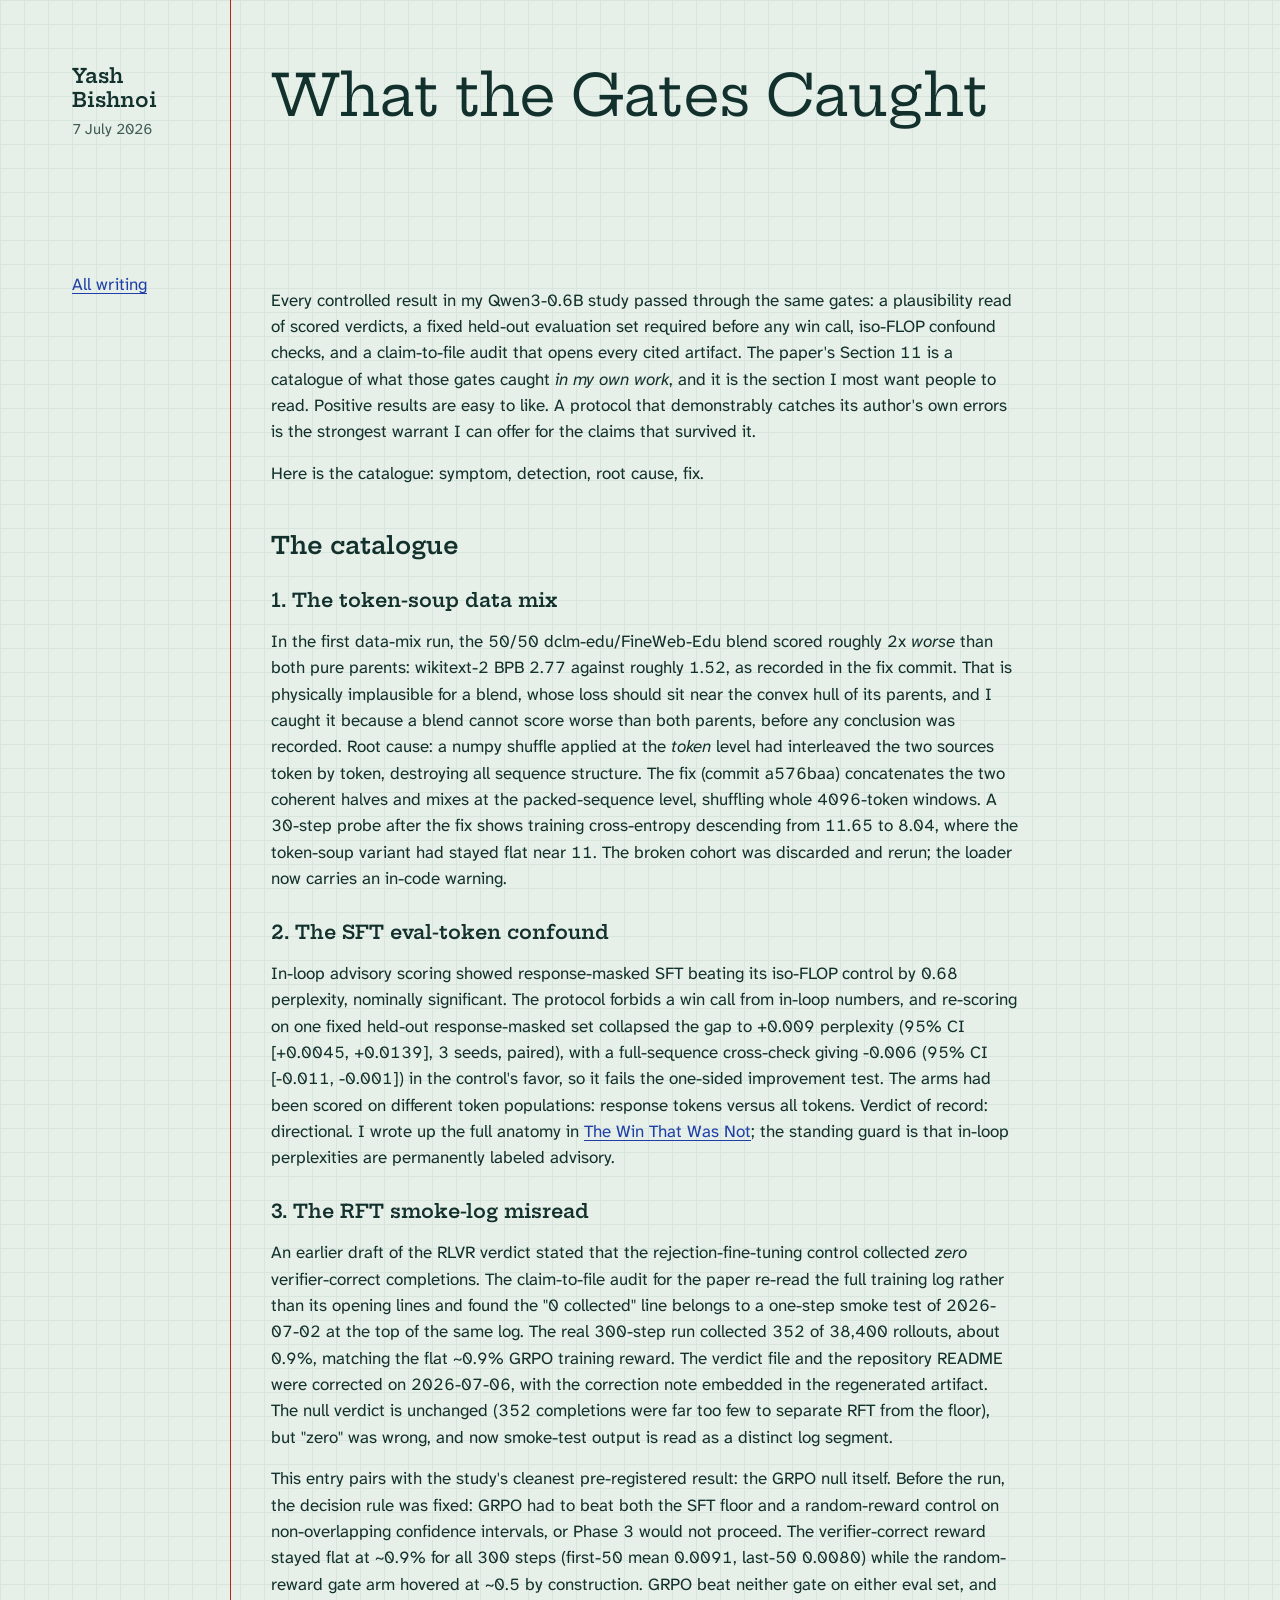
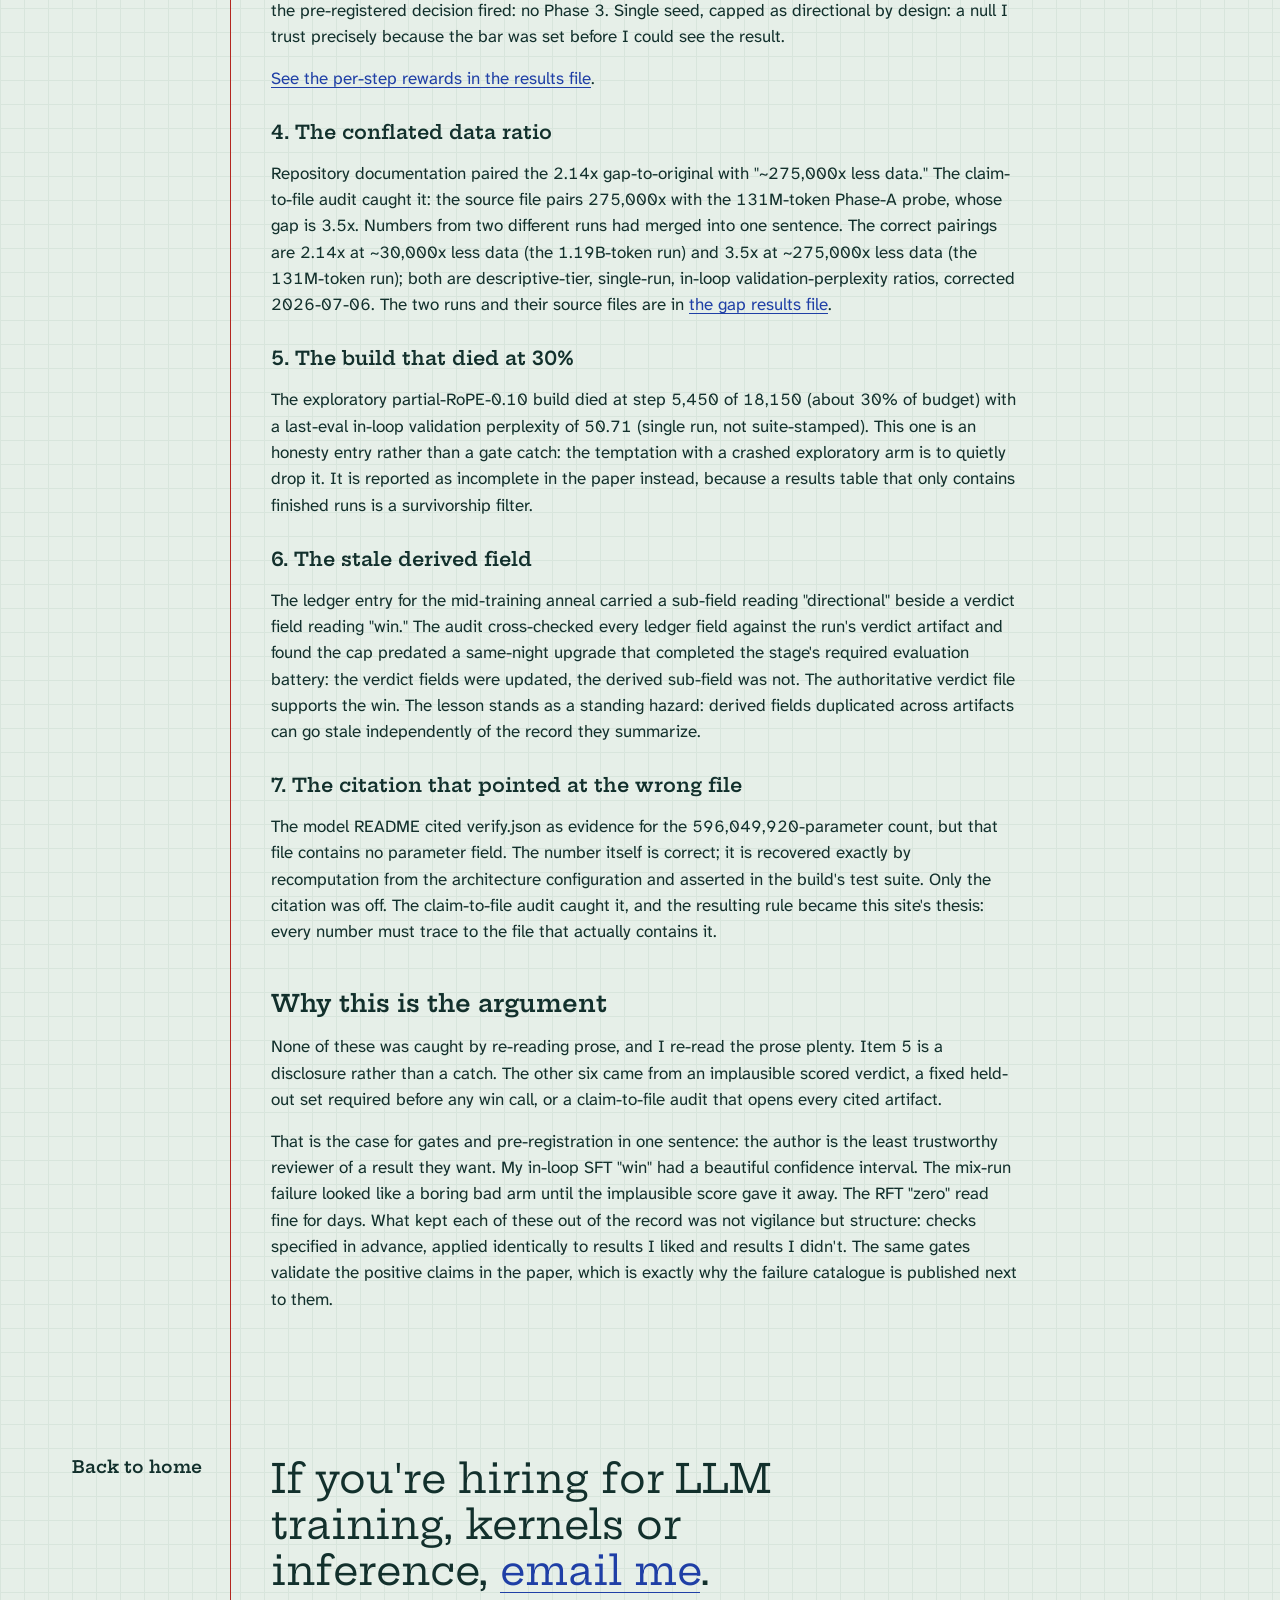
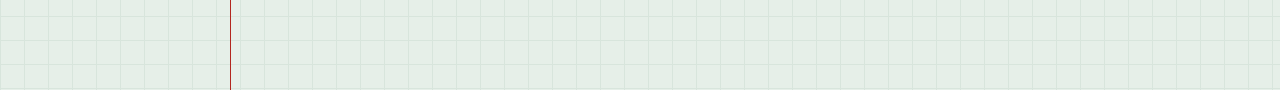
<file: writing/what-the-gates-caught.html>
<!doctype html>
<html lang="en-GB">
<head>
  <meta charset="utf-8">
  <meta name="viewport" content="width=device-width, initial-scale=1">
  <title>What the Gates Caught, Yash Bishnoi</title>
  <meta name="description" content="Seven ways my own study tried to fool me (a token-soup data loader, an eval-token confound, a misread smoke log, a conflated data ratio) and how each one was caught or disclosed before it became a claim.">
  <meta property="og:title" content="What the Gates Caught">
  <meta property="og:description" content="Seven ways my own study tried to fool me (a token-soup data loader, an eval-token confound, a misread smoke log, a conflated data ratio) and how each one was caught or disclosed before it became a claim.">
  <meta property="og:type" content="article">
  <meta property="og:url" content="https://yashb98.github.io/writing/what-the-gates-caught.html">
  <link rel="canonical" href="https://yashb98.github.io/writing/what-the-gates-caught.html">
  <link rel="icon" href="../favicon.svg" type="image/svg+xml">
  <link rel="preconnect" href="https://fonts.googleapis.com">
  <link rel="preconnect" href="https://fonts.gstatic.com" crossorigin>
  <link href="https://fonts.googleapis.com/css2?family=Atkinson+Hyperlegible+Next:ital,wght@0,400;0,600;1,400&family=Hepta+Slab:wght@450;600&display=swap" rel="stylesheet">
  <link rel="stylesheet" href="../styles.css">
</head>
<body>
  <header class="band hero">
    <div class="margin">
      <p class="who"><a href="../index.html">Yash Bishnoi</a></p>
      <p class="where"><time datetime="2026-07-07">7 July 2026</time></p>
    </div>
    <div class="main">
      <h1>What the Gates Caught</h1>
    </div>
  </header>
  <main>
    <section class="band">
      <div class="margin"><p><a href="../index.html#writing">All writing</a></p></div>
      <div class="main article">
<p>Every controlled result in my Qwen3-0.6B study passed through the same gates: a plausibility read of scored verdicts, a fixed held-out evaluation set required before any win call, iso-FLOP confound checks, and a claim-to-file audit that opens every cited artifact. The paper's Section 11 is a catalogue of what those gates caught <em>in my own work</em>, and it is the section I most want people to read. Positive results are easy to like. A protocol that demonstrably catches its author's own errors is the strongest warrant I can offer for the claims that survived it.</p>
<p>Here is the catalogue: symptom, detection, root cause, fix.</p>
<h2>The catalogue</h2>
<h3>1. The token-soup data mix</h3>
<p>In the first data-mix run, the 50/50 dclm-edu/FineWeb-Edu blend scored roughly 2x <em>worse</em> than both pure parents: wikitext-2 BPB 2.77 against roughly 1.52, as recorded in the fix commit. That is physically implausible for a blend, whose loss should sit near the convex hull of its parents, and I caught it because a blend cannot score worse than both parents, before any conclusion was recorded. Root cause: a numpy shuffle applied at the <em>token</em> level had interleaved the two sources token by token, destroying all sequence structure. The fix (commit a576baa) concatenates the two coherent halves and mixes at the packed-sequence level, shuffling whole 4096-token windows. A 30-step probe after the fix shows training cross-entropy descending from 11.65 to 8.04, where the token-soup variant had stayed flat near 11. The broken cohort was discarded and rerun; the loader now carries an in-code warning.</p>
<h3>2. The SFT eval-token confound</h3>
<p>In-loop advisory scoring showed response-masked SFT beating its iso-FLOP control by 0.68 perplexity, nominally significant. The protocol forbids a win call from in-loop numbers, and re-scoring on one fixed held-out response-masked set collapsed the gap to +0.009 perplexity (95% CI [+0.0045, +0.0139], 3 seeds, paired), with a full-sequence cross-check giving -0.006 (95% CI [-0.011, -0.001]) in the control's favor, so it fails the one-sided improvement test. The arms had been scored on different token populations: response tokens versus all tokens. Verdict of record: directional. I wrote up the full anatomy in <a href="the-win-that-was-not.html">The Win That Was Not</a>; the standing guard is that in-loop perplexities are permanently labeled advisory.</p>
<h3>3. The RFT smoke-log misread</h3>
<p>An earlier draft of the RLVR verdict stated that the rejection-fine-tuning control collected <em>zero</em> verifier-correct completions. The claim-to-file audit for the paper re-read the full training log rather than its opening lines and found the "0 collected" line belongs to a one-step smoke test of 2026-07-02 at the top of the same log. The real 300-step run collected 352 of 38,400 rollouts, about 0.9%, matching the flat ~0.9% GRPO training reward. The verdict file and the repository README were corrected on 2026-07-06, with the correction note embedded in the regenerated artifact. The null verdict is unchanged (352 completions were far too few to separate RFT from the floor), but "zero" was wrong, and now smoke-test output is read as a distinct log segment.</p>
<p>This entry pairs with the study's cleanest pre-registered result: the GRPO null itself. Before the run, the decision rule was fixed: GRPO had to beat both the SFT floor and a random-reward control on non-overlapping confidence intervals, or Phase 3 would not proceed. The verifier-correct reward stayed flat at ~0.9% for all 300 steps (first-50 mean 0.0091, last-50 0.0080) while the random-reward gate arm hovered at ~0.5 by construction. GRPO beat neither gate on either eval set, and the pre-registered decision fired: no Phase 3. Single seed, capped as directional by design: a null I trust precisely because the bar was set before I could see the result.</p>
<p><a href="https://github.com/yashb98/BuildFromScratch/blob/fe18745556e4877a0d2e804e15e423999fd40bb2/Qwen3-0.6B/results/grpo_rewards.json">See the per-step rewards in the results file</a>.</p>
<h3>4. The conflated data ratio</h3>
<p>Repository documentation paired the 2.14x gap-to-original with "~275,000x less data." The claim-to-file audit caught it: the source file pairs 275,000x with the 131M-token Phase-A probe, whose gap is 3.5x. Numbers from two different runs had merged into one sentence. The correct pairings are 2.14x at ~30,000x less data (the 1.19B-token run) and 3.5x at ~275,000x less data (the 131M-token run); both are descriptive-tier, single-run, in-loop validation-perplexity ratios, corrected 2026-07-06. The two runs and their source files are in <a href="https://github.com/yashb98/BuildFromScratch/blob/fe18745556e4877a0d2e804e15e423999fd40bb2/Qwen3-0.6B/results/gap_to_original.json">the gap results file</a>.</p>
<h3>5. The build that died at 30%</h3>
<p>The exploratory partial-RoPE-0.10 build died at step 5,450 of 18,150 (about 30% of budget) with a last-eval in-loop validation perplexity of 50.71 (single run, not suite-stamped). This one is an honesty entry rather than a gate catch: the temptation with a crashed exploratory arm is to quietly drop it. It is reported as incomplete in the paper instead, because a results table that only contains finished runs is a survivorship filter.</p>
<h3>6. The stale derived field</h3>
<p>The ledger entry for the mid-training anneal carried a sub-field reading "directional" beside a verdict field reading "win." The audit cross-checked every ledger field against the run's verdict artifact and found the cap predated a same-night upgrade that completed the stage's required evaluation battery: the verdict fields were updated, the derived sub-field was not. The authoritative verdict file supports the win. The lesson stands as a standing hazard: derived fields duplicated across artifacts can go stale independently of the record they summarize.</p>
<h3>7. The citation that pointed at the wrong file</h3>
<p>The model README cited verify.json as evidence for the 596,049,920-parameter count, but that file contains no parameter field. The number itself is correct; it is recovered exactly by recomputation from the architecture configuration and asserted in the build's test suite. Only the citation was off. The claim-to-file audit caught it, and the resulting rule became this site's thesis: every number must trace to the file that actually contains it.</p>
<h2>Why this is the argument</h2>
<p>None of these was caught by re-reading prose, and I re-read the prose plenty. Item 5 is a disclosure rather than a catch. The other six came from an implausible scored verdict, a fixed held-out set required before any win call, or a claim-to-file audit that opens every cited artifact.</p>
<p>That is the case for gates and pre-registration in one sentence: the author is the least trustworthy reviewer of a result they want. My in-loop SFT "win" had a beautiful confidence interval. The mix-run failure looked like a boring bad arm until the implausible score gave it away. The RFT "zero" read fine for days. What kept each of these out of the record was not vigilance but structure: checks specified in advance, applied identically to results I liked and results I didn't. The same gates validate the positive claims in the paper, which is exactly why the failure catalogue is published next to them.</p>
      </div>
    </section>
  </main>
  <footer class="band">
    <div class="margin"><h2><a href="../index.html">Back to home</a></h2></div>
    <div class="main">
      <p class="closing">If you're hiring for LLM training, kernels or inference, <a href="mailto:bishnoiyash274@gmail.com">email me</a>.</p>
    </div>
  </footer>
</body>
</html>
</file>
<file: styles.css>
/* Engineering pad: green quadrille paper, ink, and a red-and-blue pencil. */
:root {
  color-scheme: light;
  --paper: #e6efe8;
  --square: #d8e5dc;
  --rule: #b9cdc1;
  --ink: #12302c;
  --ink-soft: #3f5b55;
  --blue: #2e55c9;
  --blue-text: #1f3fa6;
  --red: #b3261e;
  --sheet: 1200px;
  --margin: 190px;
  --gutter: 40px;
  --square-size: 24px;
  --display: "Hepta Slab", Rockwell, Georgia, serif;
  --body: "Atkinson Hyperlegible Next", "Atkinson Hyperlegible", Verdana, sans-serif;
}

*, *::before, *::after { box-sizing: border-box; }

html { -webkit-text-size-adjust: 100%; scroll-behavior: smooth; }

body {
  margin: 0;
  color: var(--ink);
  background-color: var(--paper);
  background-image:
    linear-gradient(var(--square) 1px, transparent 1px),
    linear-gradient(90deg, var(--square) 1px, transparent 1px);
  background-size: var(--square-size) var(--square-size);
  font: 400 1.0625rem/1.55 var(--body);
  font-variant-numeric: tabular-nums;
}

h1, h2, h3, p, ul, ol, dl, dd, figure { margin: 0; padding: 0; }
ul, ol { list-style: none; }
i { font-style: normal; }

a { color: var(--blue-text); text-underline-offset: 0.18em; text-decoration-thickness: 1px; }
a:hover { text-decoration-thickness: 2px; }
:focus-visible { outline: 3px solid var(--blue); outline-offset: 2px; }

code { font-family: ui-monospace, SFMono-Regular, Menlo, monospace; font-size: 0.88em; }

.skip {
  position: absolute;
  left: 16px;
  top: -60px;
  padding: 8px 12px;
  background: var(--ink);
  color: var(--paper);
}
.skip:focus { top: 12px; }

/* The sheet: a margin column and a main column split by the red rule. */
.band {
  display: grid;
  grid-template-columns: var(--margin) minmax(0, 1fr);
  max-width: var(--sheet);
  margin: 0 auto;
}
.margin { padding: 72px 24px 0 32px; }
.main {
  min-width: 0;
  padding: 72px 32px 72px var(--gutter);
  border-left: 1.5px solid var(--red);
}
.hero .margin, .hero .main { padding-top: 64px; }

h1 {
  max-width: 25ch;
  font: 450 clamp(2.125rem, 4.7vw, 3.6rem)/1.1 var(--display);
  text-wrap: balance;
  letter-spacing: -0.015em;
}
h2 { font: 600 1.0625rem/1.3 var(--display); }
h3 { font: 600 1.1875rem/1.3 var(--display); }

.who { font: 600 1.25rem/1.2 var(--display); }
.where { margin-top: 6px; color: var(--ink-soft); font-size: 0.9375rem; }

.hero-body {
  display: grid;
  grid-template-columns: minmax(0, 1fr) minmax(0, 380px);
  gap: 48px;
  align-items: start;
  margin-top: 44px;
}
.hero-body p + p { margin-top: 0.8em; }

.links {
  display: flex;
  flex-wrap: wrap;
  gap: 8px 22px;
  margin-top: 22px;
  font-weight: 600;
}

/* Parity readout */
.parity { background: var(--paper); border-top: 2px solid var(--ink); }
.parity figcaption { padding: 10px 0 8px; font-weight: 600; }
.parity dl > div {
  display: flex;
  justify-content: space-between;
  gap: 16px;
  padding: 7px 0;
  border-top: 1px solid var(--rule);
}
.parity dt { color: var(--ink-soft); }
.parity dd { text-align: right; }
.parity .zero { padding: 10px 0; border-top-color: var(--ink); }
.parity .zero dt { align-self: center; color: var(--ink); font-weight: 600; }
.parity .zero dd { font: 600 1.875rem/1 var(--display); }
.parity p { padding-top: 8px; border-top: 1px solid var(--rule); color: var(--ink-soft); font-size: 0.9375rem; }

/* Results */
.lede { max-width: 66ch; }
.key {
  display: flex;
  flex-wrap: wrap;
  gap: 6px 28px;
  margin: 20px 0 28px;
  color: var(--ink-soft);
  font-size: 0.9375rem;
}
.key li { display: flex; align-items: center; gap: 9px; }
.key .fp-pt { position: static; transform: none; flex: none; }

.fp {
  --cols: minmax(0, 1fr) minmax(0, 1.5fr) 3.7em minmax(0, 1.5fr) 3.7em;
  margin-inline: -14px;
  padding: 0 14px;
  background: var(--paper);
  border-top: 2px solid var(--ink);
  border-bottom: 2px solid var(--ink);
}
.fp-head, .fp-row > summary {
  display: grid;
  grid-template-columns: var(--cols);
  column-gap: 14px;
  align-items: center;
}
.fp-head { padding-top: 12px; }
.fp-axis { position: relative; display: block; height: 3.3em; font-size: 0.875rem; color: var(--ink-soft); }
.fp-axis b { display: block; color: var(--ink); font-weight: 600; }
.fp-tick { position: absolute; bottom: 4px; transform: translateX(-50%); }

.fp-row { border-top: 1px solid var(--rule); }
.fp-row > summary { min-height: 58px; padding: 8px 0; cursor: pointer; list-style: none; }
.fp-row > summary::-webkit-details-marker { display: none; }
.fp-row > summary:hover .fp-name { text-decoration: underline; text-decoration-thickness: 1px; text-underline-offset: 0.18em; }
.fp-row[open] > summary .fp-name::before { transform: rotate(90deg); }

.fp-name { position: relative; display: block; padding-left: 16px; font-weight: 600; line-height: 1.3; }
.fp-head .fp-name { padding: 0; }
.fp-row .fp-name::before {
  content: "";
  position: absolute;
  left: 1px;
  top: 0.38em;
  border-left: 7px solid var(--ink-soft);
  border-block: 4.5px solid transparent;
  transition: transform 120ms ease-out;
}
.fp-name small { display: block; color: var(--ink-soft); font-size: 0.875rem; font-weight: 400; }
.fp-val { text-align: right; }

.fp-plot { position: relative; display: block; align-self: stretch; min-height: 42px; }
.fp-plot::before {
  content: "";
  position: absolute;
  left: var(--zero);
  top: -9px;
  bottom: -9px;
  width: 1px;
  background: var(--ink);
}
.fp-ci {
  position: absolute;
  top: 50%;
  height: 2px;
  margin-top: -1px;
  background: var(--blue);
  transition: left 800ms cubic-bezier(.2, .7, .2, 1) var(--delay, 0ms), width 800ms cubic-bezier(.2, .7, .2, 1) var(--delay, 0ms);
}
.fp-ci.null { background: var(--red); }
.fp-pt {
  position: absolute;
  top: 50%;
  display: block;
  width: 9px;
  height: 9px;
  background: var(--blue);
  box-shadow: 0 0 0 1px var(--paper);
  transform: translate(-50%, -50%);
  transition: left 800ms cubic-bezier(.2, .7, .2, 1) var(--delay, 0ms);
}
.fp-pt.null { border: 2px solid var(--red); border-radius: 50%; background: var(--paper); }

/* Pulled back to zero by script.js until the chart scrolls into view. */
.fp.waiting .fp-ci { left: var(--zero) !important; width: 0 !important; }
.fp.waiting .fp-pt { left: var(--zero) !important; }

.fp-note { max-width: 66ch; padding: 0 0 16px 16px; }
.fp-source { margin-top: 6px; color: var(--ink-soft); font-size: 0.9375rem; }

.fp-table { margin-top: 14px; font-size: 0.9375rem; }
.fp-table > summary { cursor: pointer; font-weight: 600; }
.fp-table-scroll { margin-top: 10px; overflow-x: auto; background: var(--paper); }
.fp-table table { width: 100%; min-width: 760px; border-collapse: collapse; }
.fp-table th, .fp-table td { padding: 7px 12px 7px 0; border-bottom: 1px solid var(--rule); text-align: left; vertical-align: top; }
.fp-table thead th { border-bottom: 2px solid var(--ink); }
.fp-table tbody th { font-weight: 600; }

.offaxis { display: grid; grid-template-columns: repeat(2, minmax(0, 1fr)); gap: 40px; margin-top: 44px; }
.offaxis article { padding-top: 12px; background: var(--paper); border-top: 2px solid var(--red); }
.offaxis p { margin-top: 8px; }

.more { max-width: 66ch; margin-top: 32px; }

/* Upstream */
.ledger { border-top: 2px solid var(--ink); background: var(--paper); }
.ledger li {
  display: grid;
  grid-template-columns: minmax(0, 15em) minmax(0, 1fr) 6.2em;
  gap: 8px 24px;
  padding: 14px 0;
  border-bottom: 1px solid var(--rule);
}
.ledger.now li { grid-template-columns: minmax(0, 15em) minmax(0, 1fr); }
.ledger h3 { font: 600 1.0625rem/1.4 var(--body); }
.ledger time { color: var(--ink-soft); font-size: 0.9375rem; text-align: right; }
.more a { white-space: nowrap; }

.prose h3 { max-width: 30ch; font: 450 1.75rem/1.2 var(--display); }
.prose p { max-width: 66ch; margin-top: 14px; }

.builds { background: var(--paper); border-top: 2px solid var(--ink); }
.builds > div {
  display: grid;
  grid-template-columns: minmax(0, 15em) minmax(0, 1fr);
  gap: 4px 24px;
  padding: 14px 0;
  border-bottom: 1px solid var(--rule);
}
.builds dt { font-weight: 600; }
.builds dd { max-width: 60ch; }

.timeline { background: var(--paper); border-top: 2px solid var(--ink); }
.timeline > li {
  display: grid;
  grid-template-columns: minmax(0, 11em) minmax(0, 1fr);
  gap: 2px 24px;
  padding: 9px 0;
  border-bottom: 1px solid var(--rule);
}
.timeline .when { color: var(--ink-soft); }
.timeline-role h3 { font: 600 1.0625rem/1.4 var(--body); }
.timeline-role .role-meta { margin: 4px 0 10px; color: var(--ink-soft); font-size: 0.9375rem; }
.role-highlights { margin-top: 10px; padding-left: 1.2em; list-style: disc; }
.role-highlights li + li { margin-top: 8px; }

footer.band .main { padding-bottom: 96px; }
.closing { max-width: 22ch; font: 450 clamp(1.75rem, 3.6vw, 2.5rem)/1.15 var(--display); }

@media (max-width: 1040px) {
  :root { --margin: 150px; --gutter: 28px; }
  .margin { padding-left: 20px; }
  .hero-body { grid-template-columns: minmax(0, 1fr); gap: 36px; }
  .parity { max-width: 460px; }
  .fp { --cols: minmax(0, 1fr) 3.9em minmax(0, 1fr) 3.9em; }
  .fp-head .fp-name { display: none; }
  .fp-row > summary { row-gap: 2px; }
  .fp-row .fp-name { grid-column: 1 / -1; }
  .fp-plot { min-height: 34px; }
  .fp-plot::before { top: 0; }
}

@media (max-width: 720px) {
  .band { display: block; }
  .margin { padding: 44px 16px 12px; }
  .main { padding: 0 16px 28px; border-left: 0; }
  .hero .margin { padding-top: 28px; border-bottom: 1.5px solid var(--red); padding-bottom: 14px; }
  .hero .main { padding-top: 24px; }
  h2 { font-size: 1.375rem; }
  .fp { --cols: minmax(0, 1fr) minmax(0, 1fr); margin-inline: 0; padding-inline: 10px; }
  .fp-head .fp-val { display: none; }
  .fp-axis { height: 3.1em; font-size: 0.8125rem; }
  .fp-row .fp-val { display: none; }
  .fp-head, .fp-row > summary { column-gap: 20px; }
  .fp-plot { min-height: 30px; }
  .fp-plot::before { top: 0; bottom: -8px; }
  .offaxis { grid-template-columns: minmax(0, 1fr); gap: 28px; }
  .ledger li, .builds > div, .timeline > li { grid-template-columns: minmax(0, 1fr); }
  .ledger time { text-align: left; }
}

@media (prefers-reduced-motion: reduce) {
  html { scroll-behavior: auto; }
  .fp-ci, .fp-pt, .fp-row .fp-name::before { transition: none; }
}

@media (forced-colors: active) {
  .fp-pt, .fp-ci, .fp-seed, .fp-plot::before, .meter-row i, .meter-limit { forced-color-adjust: none; }
  .seg button[aria-pressed="true"], .seg-toggle[aria-pressed="true"] { forced-color-adjust: none; background: Highlight; color: HighlightText; }
  .fix-tabs button[aria-selected="true"] { border-bottom-color: Highlight; }
}

@media print {
  body { background: none; }
  .links, .fp-table > summary { break-inside: avoid; }
}

/* Contributions page */
.who a, footer h2 a { color: inherit; text-decoration: none; }
.who a:hover, footer h2 a:hover { text-decoration: underline; text-decoration-thickness: 1px; text-underline-offset: 0.18em; }
.page-lede { margin-top: 28px; }

.contrib { background: var(--paper); border-top: 2px solid var(--ink); }
.contrib > li {
  display: grid;
  grid-template-columns: minmax(0, 13.5em) minmax(0, 1fr);
  gap: 6px 28px;
  padding: 18px 0;
  border-bottom: 1px solid var(--rule);
}
.contrib h3 { font: 600 1.0625rem/1.4 var(--body); }
.contrib-id p { margin-top: 2px; color: var(--ink-soft); font-size: 0.9375rem; }
.contrib-body { max-width: 62ch; }
.contrib-body p + p { margin-top: 0.7em; }
.contrib-body .contrib-status { padding-left: 12px; border-left: 2px solid var(--red); }
.reports { margin-top: 24px; }

@media (max-width: 720px) {
  .contrib > li { grid-template-columns: minmax(0, 1fr); }
}

/* Hero portrait and actions */
.hero-top { display: grid; grid-template-columns: minmax(0, 1fr) 240px; gap: 40px; align-items: start; }
.portrait {
  display: block;
  width: 100%;
  height: auto;
  padding: 7px;
  background: #fff;
  box-shadow: 0 1px 0 var(--rule), 2px 3px 0 var(--rule);
  transform: rotate(1.2deg);
}
.actions { display: flex; flex-wrap: wrap; gap: 10px; margin-top: 22px; }
.actions a {
  display: inline-block;
  padding: 8px 14px;
  border: 1.5px solid var(--ink);
  background: var(--paper);
  color: var(--ink);
  font-weight: 600;
  text-decoration: none;
}
.actions a:hover { background: var(--square); }
.actions a.primary { background: var(--ink); color: var(--paper); }
.actions a.primary:hover { background: var(--blue-text); border-color: var(--blue-text); }
.closing + .actions { margin-top: 26px; }

/* Experiment explorer */
.fp-tools { display: flex; flex-wrap: wrap; align-items: center; gap: 10px 14px; margin-bottom: 18px; }
.fp-tools[hidden] { display: none; }
.seg { display: inline-flex; }
.seg button, .seg-toggle {
  min-height: 38px;
  padding: 6px 12px;
  border: 1.5px solid var(--ink);
  background: var(--paper);
  color: var(--ink);
  font: 600 0.9375rem/1.2 var(--body);
  cursor: pointer;
}
.seg button + button { border-left-width: 0; }
.seg button:hover, .seg-toggle:hover { background: var(--square); }
.seg button[aria-pressed="true"], .seg-toggle[aria-pressed="true"] { background: var(--ink); color: var(--paper); }
.fp-count { color: var(--ink-soft); font-size: 0.9375rem; }

.fp-seed {
  position: absolute;
  top: 50%;
  display: none;
  width: 2px;
  height: 16px;
  margin: -8px 0 0 -1px;
  background: var(--ink);
}
.show-seeds .fp-seed { display: block; }
.show-seeds .fp-pt { opacity: 0.45; }
.fp-row[hidden] { display: none; }
.fp[data-corpus="english"] .cell-code, .fp[data-corpus="code"] .cell-english { display: none; }
.fp[data-corpus="english"], .fp[data-corpus="code"] { --cols: minmax(0, 1fr) minmax(0, 3fr) 3.7em; }
.fp-note .fp-source + .fp-source { margin-top: 0; }

/* GB10 walkthrough */
.fix { margin-top: 22px; background: var(--paper); border-top: 2px solid var(--ink); border-bottom: 2px solid var(--ink); }
.fix-tabs { display: flex; flex-wrap: wrap; border-bottom: 1px solid var(--rule); }
.fix-tabs[hidden] { display: none; }
.fix-tabs button {
  flex: 1 1 auto;
  min-height: 44px;
  padding: 8px 14px;
  border: 0;
  border-bottom: 3px solid transparent;
  background: none;
  color: var(--ink-soft);
  font: 600 1rem/1.2 var(--body);
  cursor: pointer;
}
.fix-tabs button:hover { color: var(--ink); }
.fix-tabs button[aria-selected="true"] { border-bottom-color: var(--red); color: var(--ink); }
.fix-panel { padding: 20px 0 24px; }
.fix-panel + .fix-panel { border-top: 1px solid var(--rule); }
.stepping .fix-panel + .fix-panel { border-top: 0; }
.fix-panel[hidden] { display: none; }
.fix-panel h3 { font: 450 1.625rem/1.2 var(--display); }
.fix-panel p { max-width: 66ch; margin-top: 12px; }
.fix-panel pre {
  margin: 16px 0 0;
  padding: 12px 14px;
  overflow-x: auto;
  background: var(--ink);
  color: var(--paper);
}
.fix-panel pre code { font-size: 0.875rem; line-height: 1.5; }

.meter { position: relative; max-width: 620px; margin-top: 18px; padding: 30px 0 4px; }
.meter-limit { position: absolute; top: 0; bottom: 0; width: 2px; background: var(--red); }
.meter-limit span { position: absolute; top: 0; right: 8px; color: var(--ink-soft); font-size: 0.875rem; white-space: nowrap; }
.meter-row { position: relative; height: 24px; background: var(--square); }
.meter-row i { position: absolute; left: 0; top: 0; bottom: 0; background: var(--blue); }
.meter-row span { position: absolute; left: 8px; top: 2px; z-index: 1; color: var(--paper); font-weight: 600; font-size: 0.875rem; }
.meter-row b { position: absolute; left: 8px; top: 30px; font-weight: 400; color: var(--ink-soft); font-size: 0.875rem; }
.meter { padding-bottom: 28px; }

.fix-stats { display: grid; grid-template-columns: repeat(3, minmax(0, 1fr)); gap: 18px; margin-top: 14px; }
.fix-stats dt { color: var(--ink-soft); font-size: 0.9375rem; }
.fix-stats dd { font: 450 1.625rem/1.2 var(--display); }

/* Call form */
.call-form { display: grid; gap: 16px; max-width: 34rem; }
.call-form label { display: grid; gap: 5px; font-weight: 600; }
.call-form input, .call-form textarea {
  width: 100%;
  padding: 9px 10px;
  border: 1.5px solid var(--ink);
  background: #fff;
  color: var(--ink);
  font: 400 1rem/1.4 var(--body);
}
.call-form button {
  justify-self: start;
  min-height: 42px;
  padding: 8px 16px;
  border: 0;
  background: var(--ink);
  color: var(--paper);
  font: 600 1rem/1.2 var(--body);
  cursor: pointer;
}
.call-form button:hover { background: var(--blue-text); }

/* Articles */
.article { font-size: 1.0625rem; }
.article > * { max-width: 68ch; }
.article h2 { margin-top: 1.8em; font: 600 1.5rem/1.25 var(--display); }
.article h3 { margin-top: 1.5em; font: 600 1.1875rem/1.3 var(--display); }
.article p, .article ul, .article ol { margin-top: 0.9em; }
.article ul, .article ol { padding-left: 1.3em; }
.article ul { list-style: disc; }
.article ol { list-style: decimal; }
.article pre { max-width: 100%; margin: 1.1em 0 0; padding: 12px 14px; overflow-x: auto; background: var(--ink); color: var(--paper); }
.article pre code { font-size: 0.875rem; }
.article img { display: block; max-width: 100%; height: auto; margin-top: 1.2em; background: #fff; }

@media (max-width: 1040px) {
  .hero-top { grid-template-columns: minmax(0, 1fr) 190px; gap: 24px; }
  .fp[data-corpus="english"], .fp[data-corpus="code"] { --cols: minmax(0, 1fr) 3.9em; }
}

@media (max-width: 720px) {
  .hero-top { grid-template-columns: minmax(0, 1fr); }
  .portrait { grid-row: 1; width: 170px; }
  .fp[data-corpus="english"], .fp[data-corpus="code"] { --cols: minmax(0, 1fr); }
  .fix-stats { grid-template-columns: minmax(0, 1fr); gap: 10px; }
  .fix-tabs button { flex: 1 1 45%; }
}
</file>
